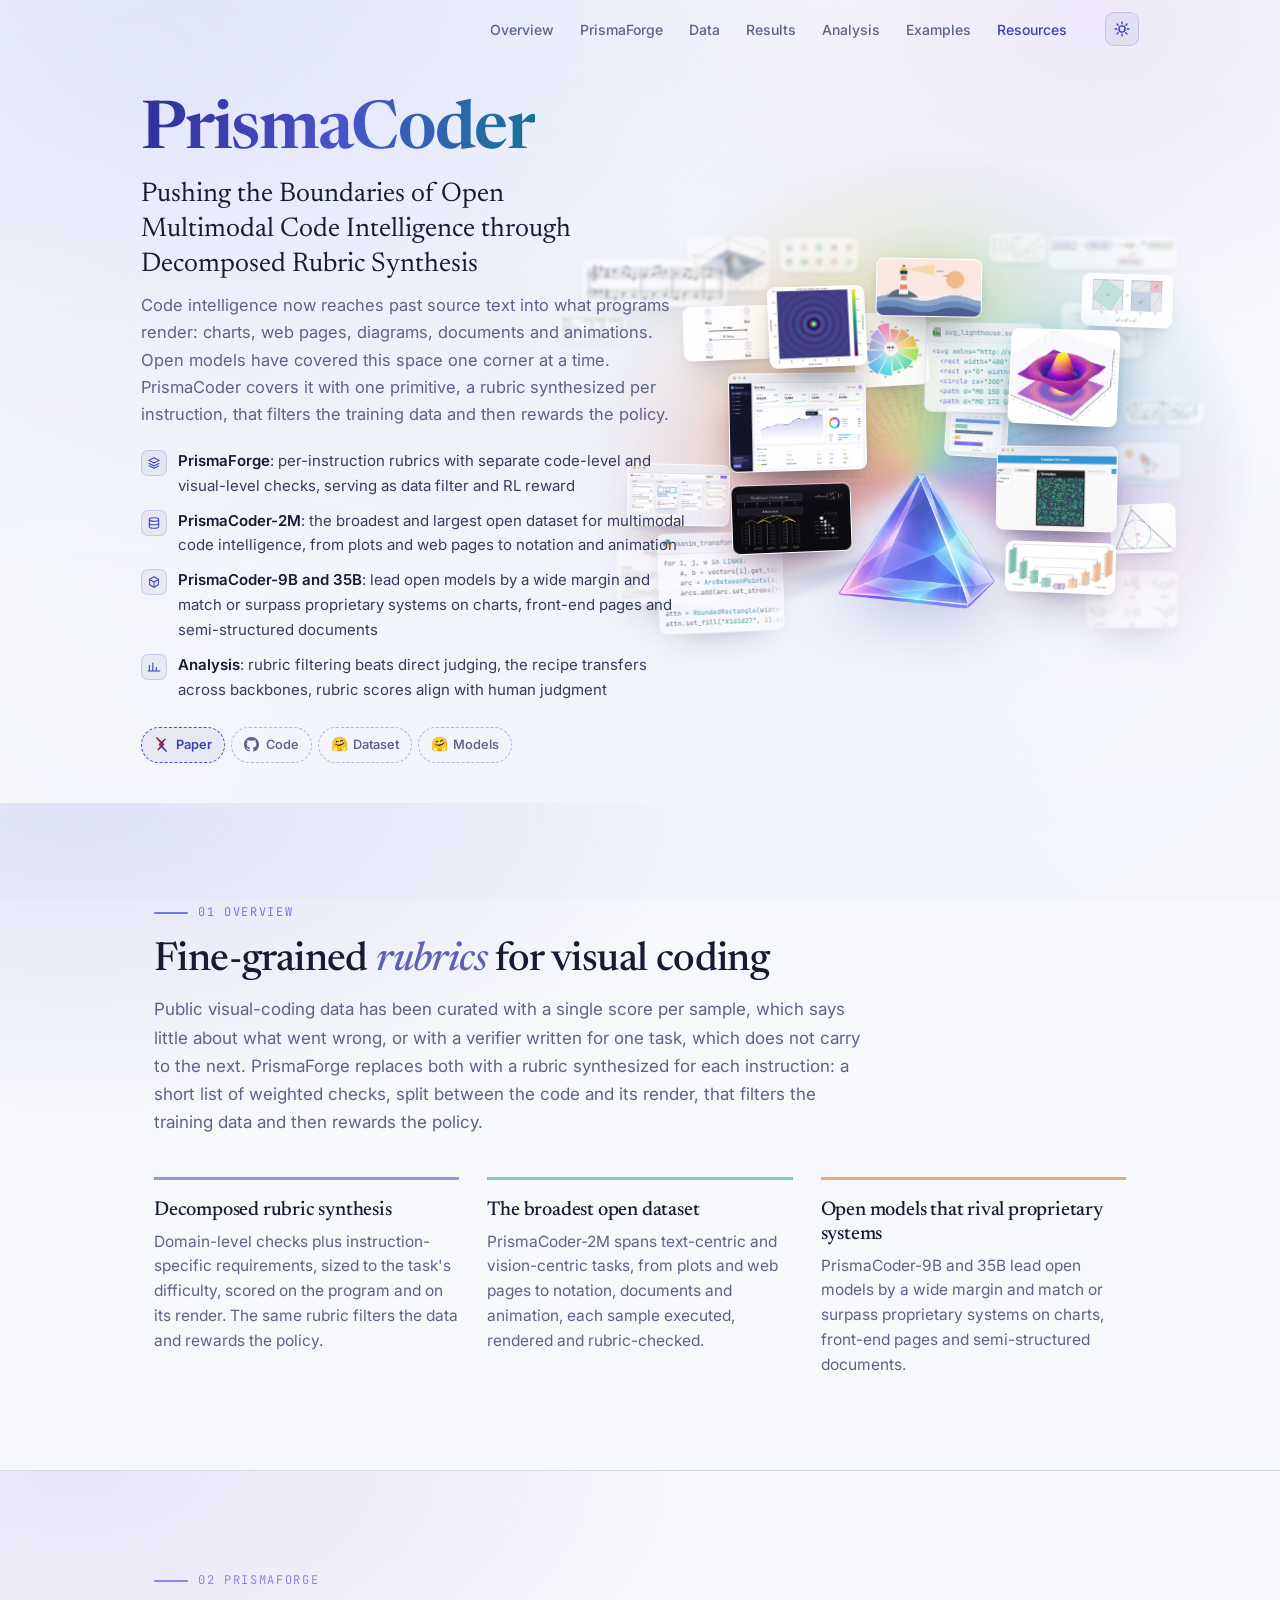
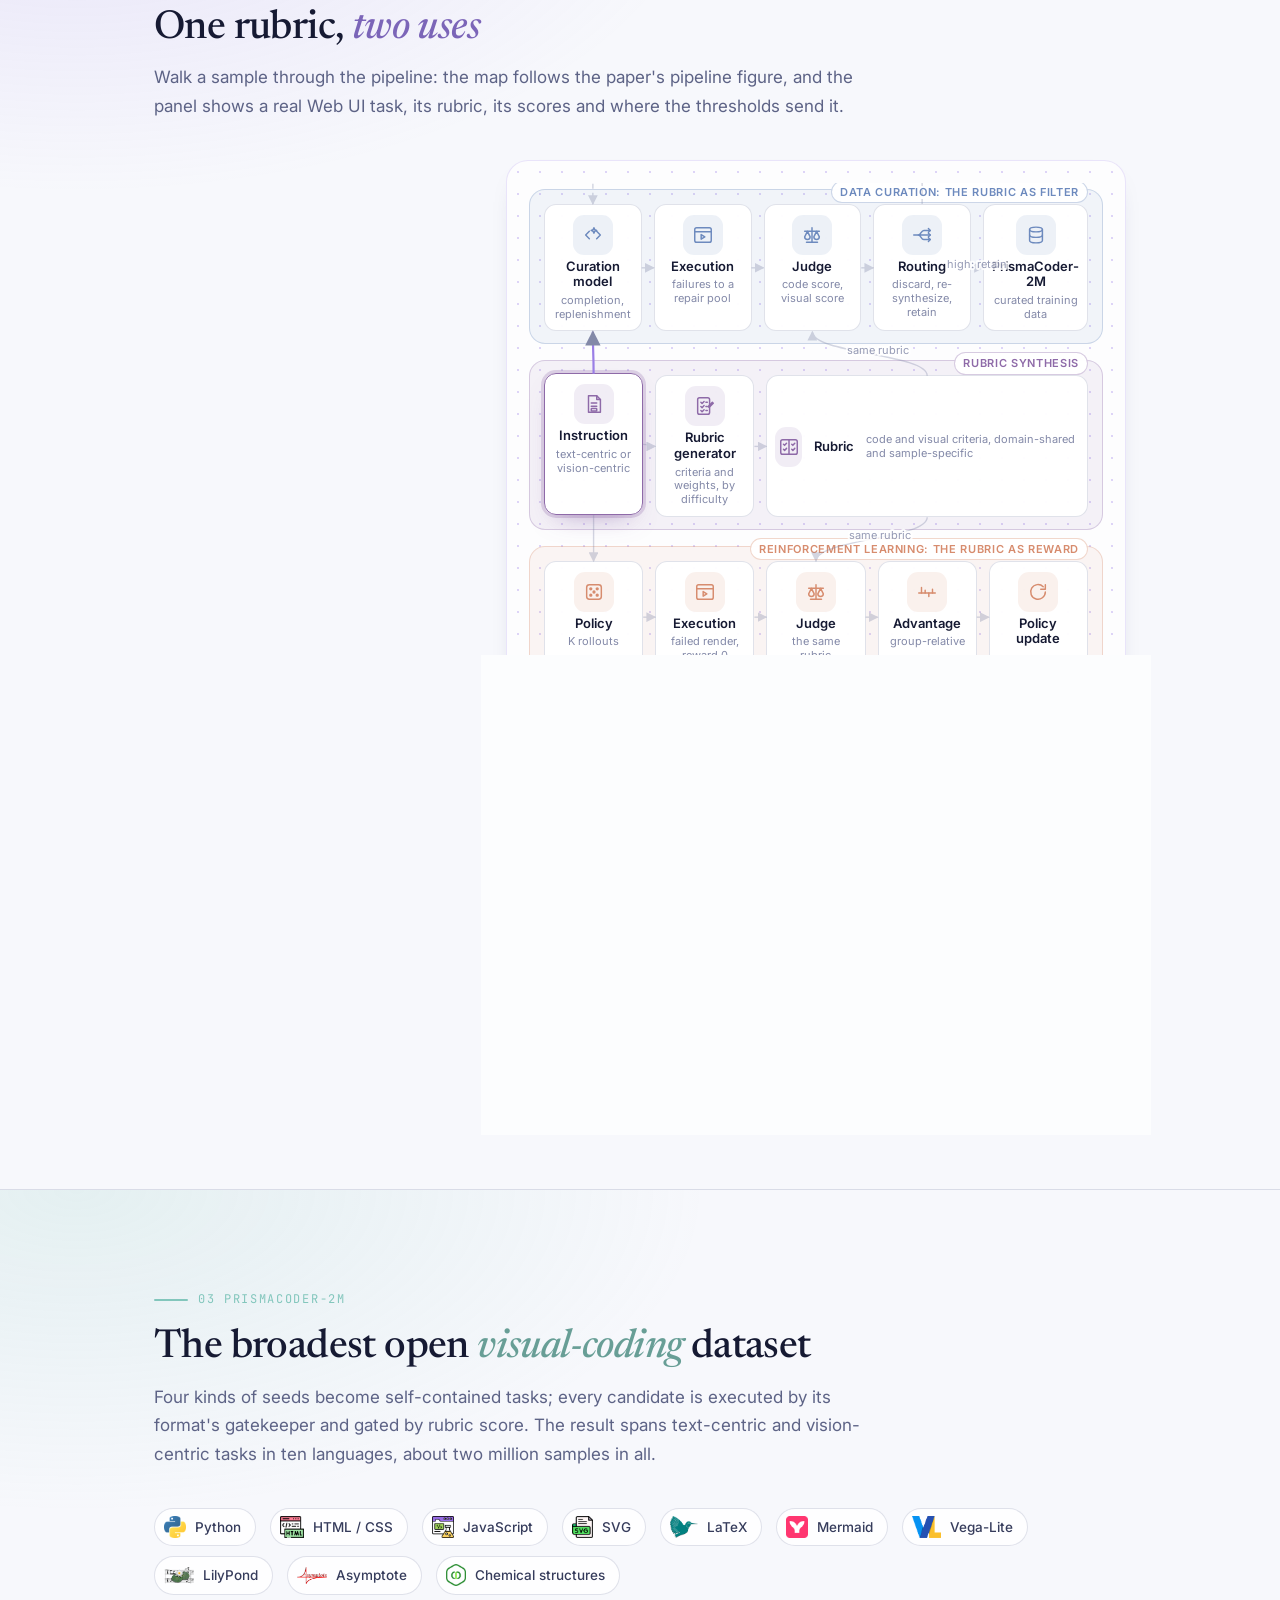
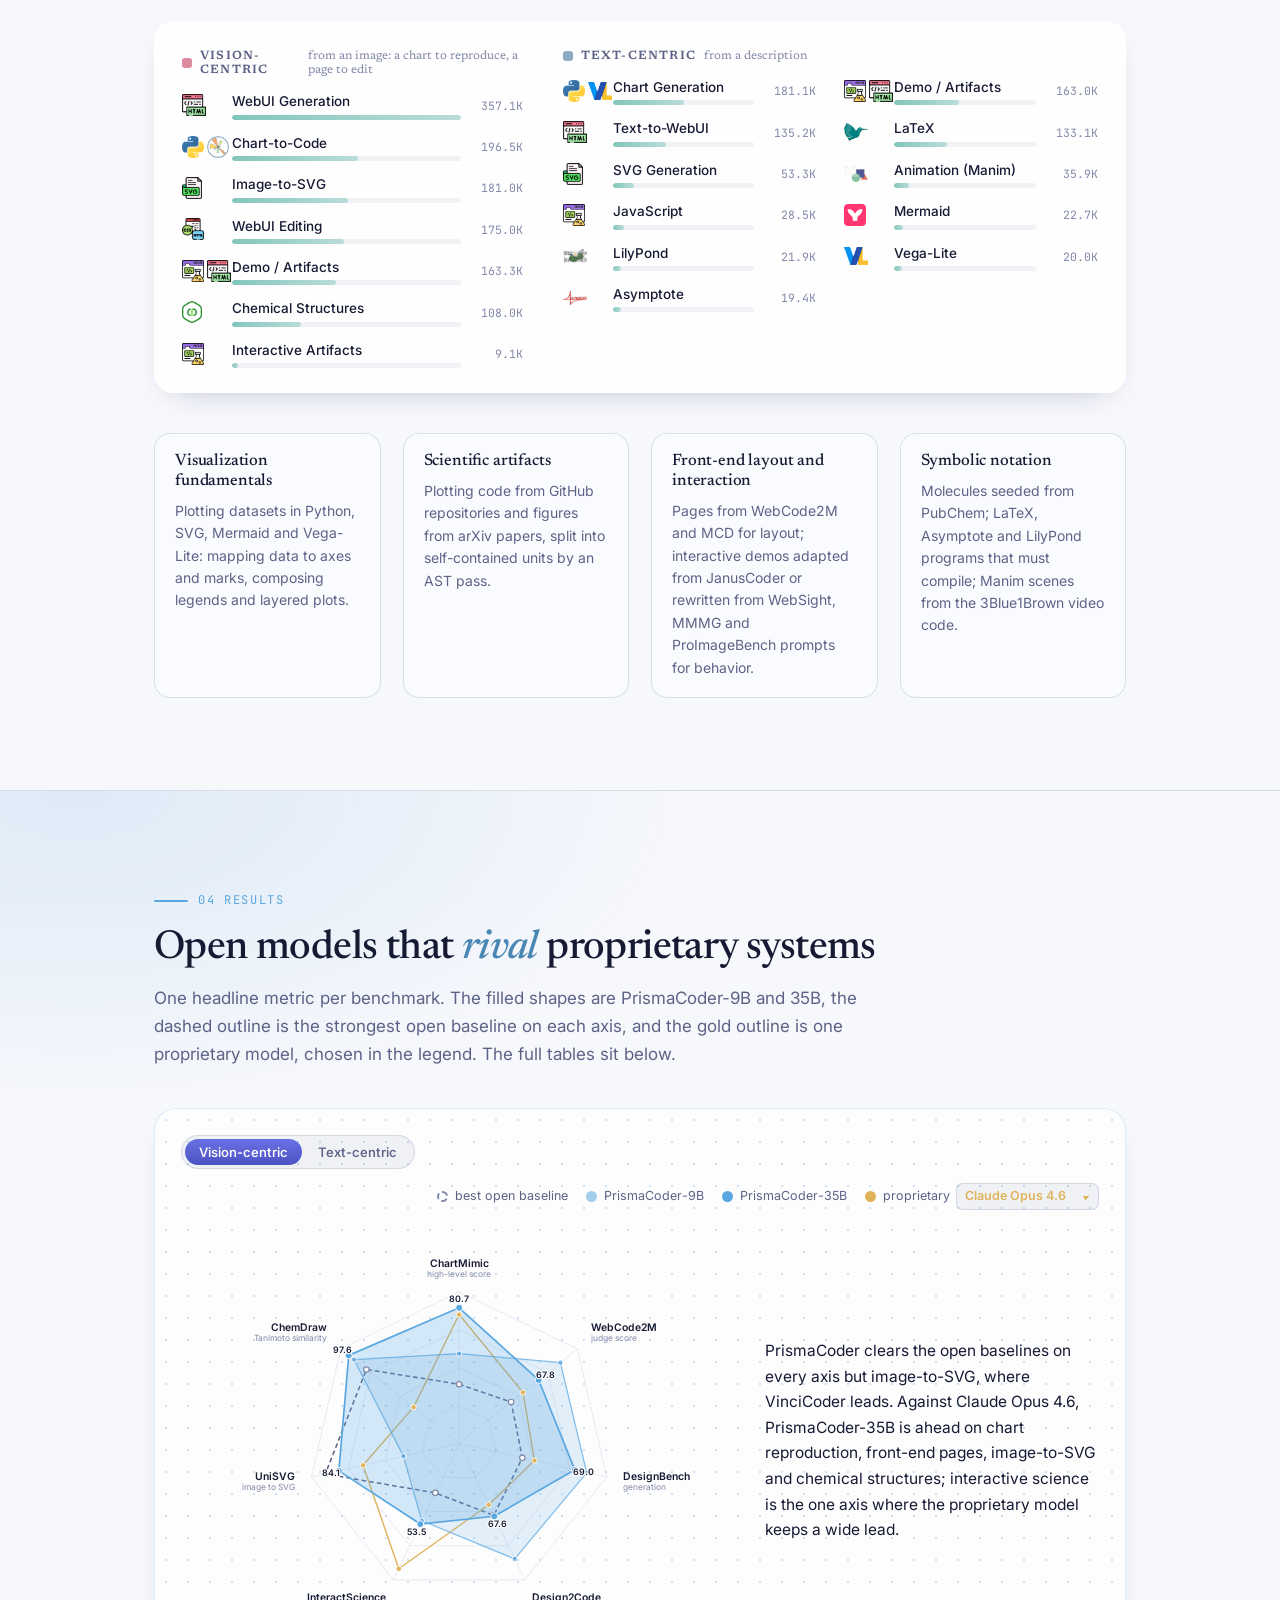
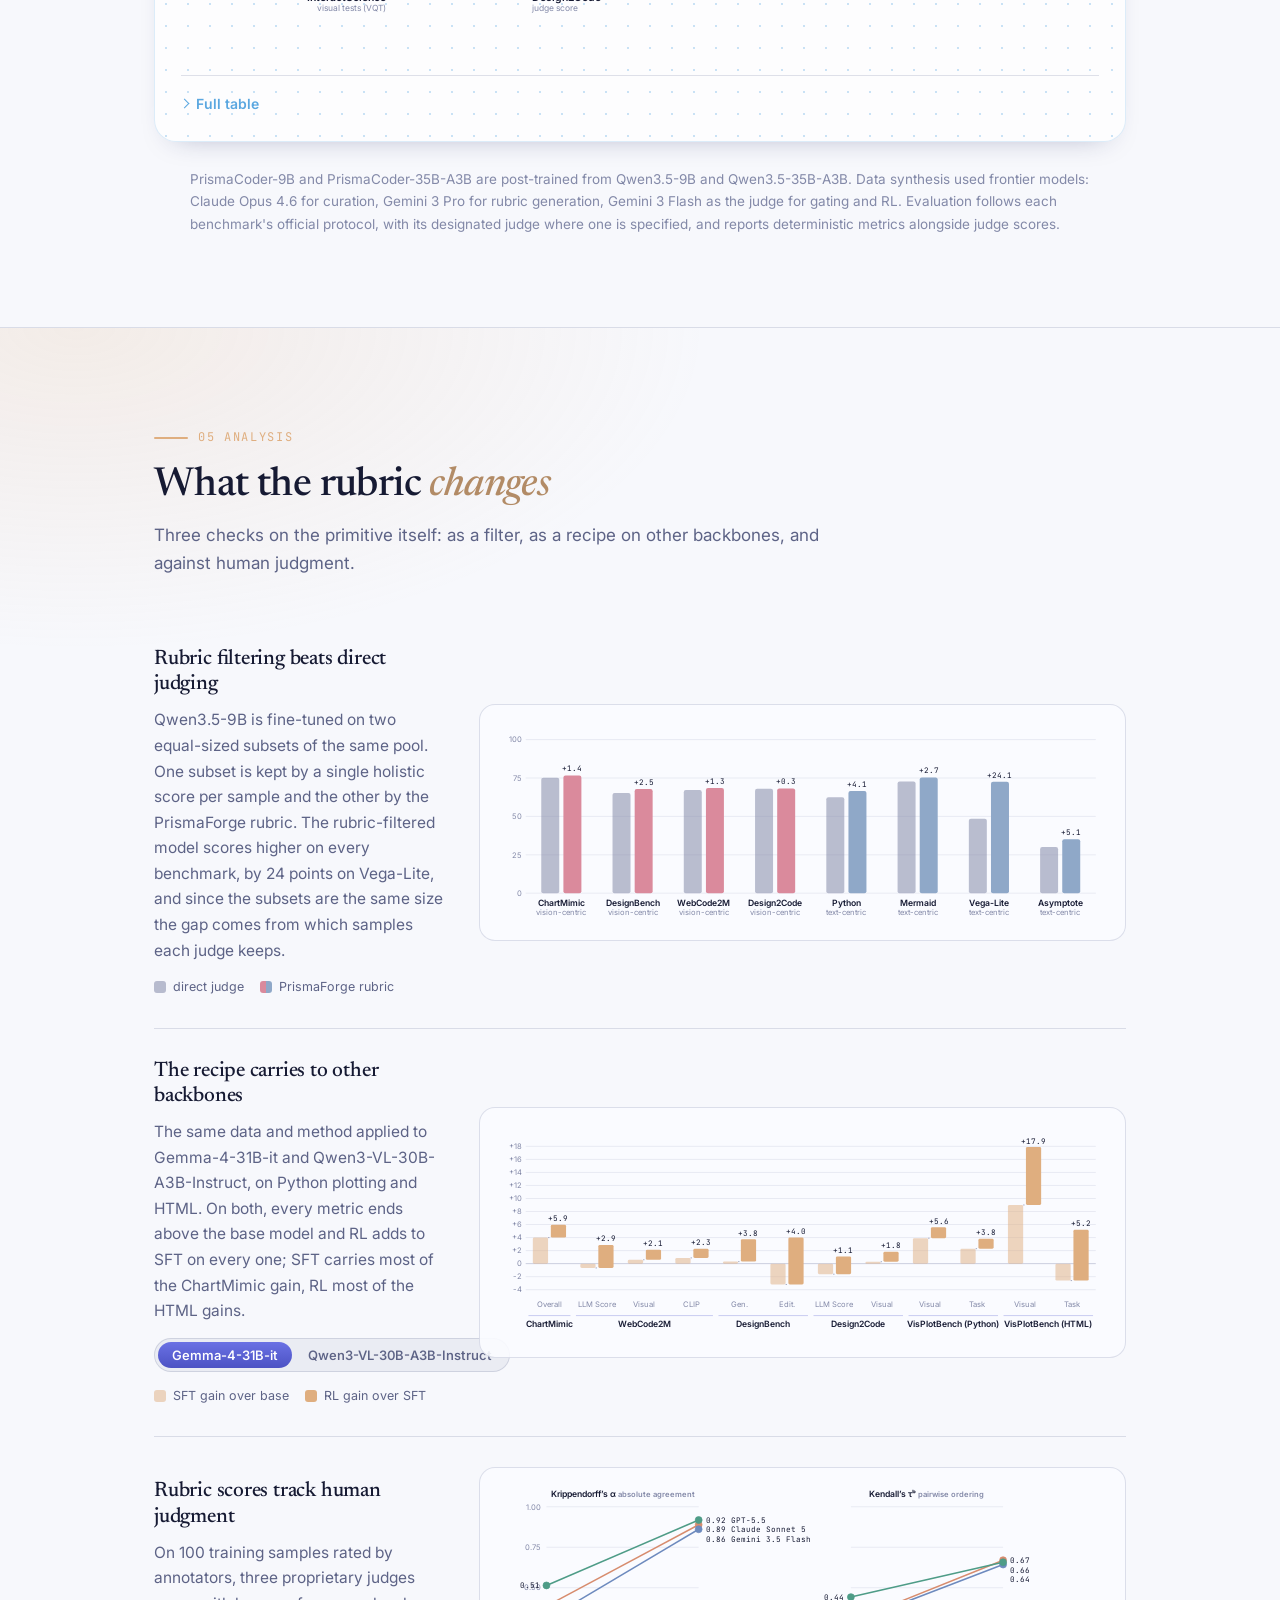
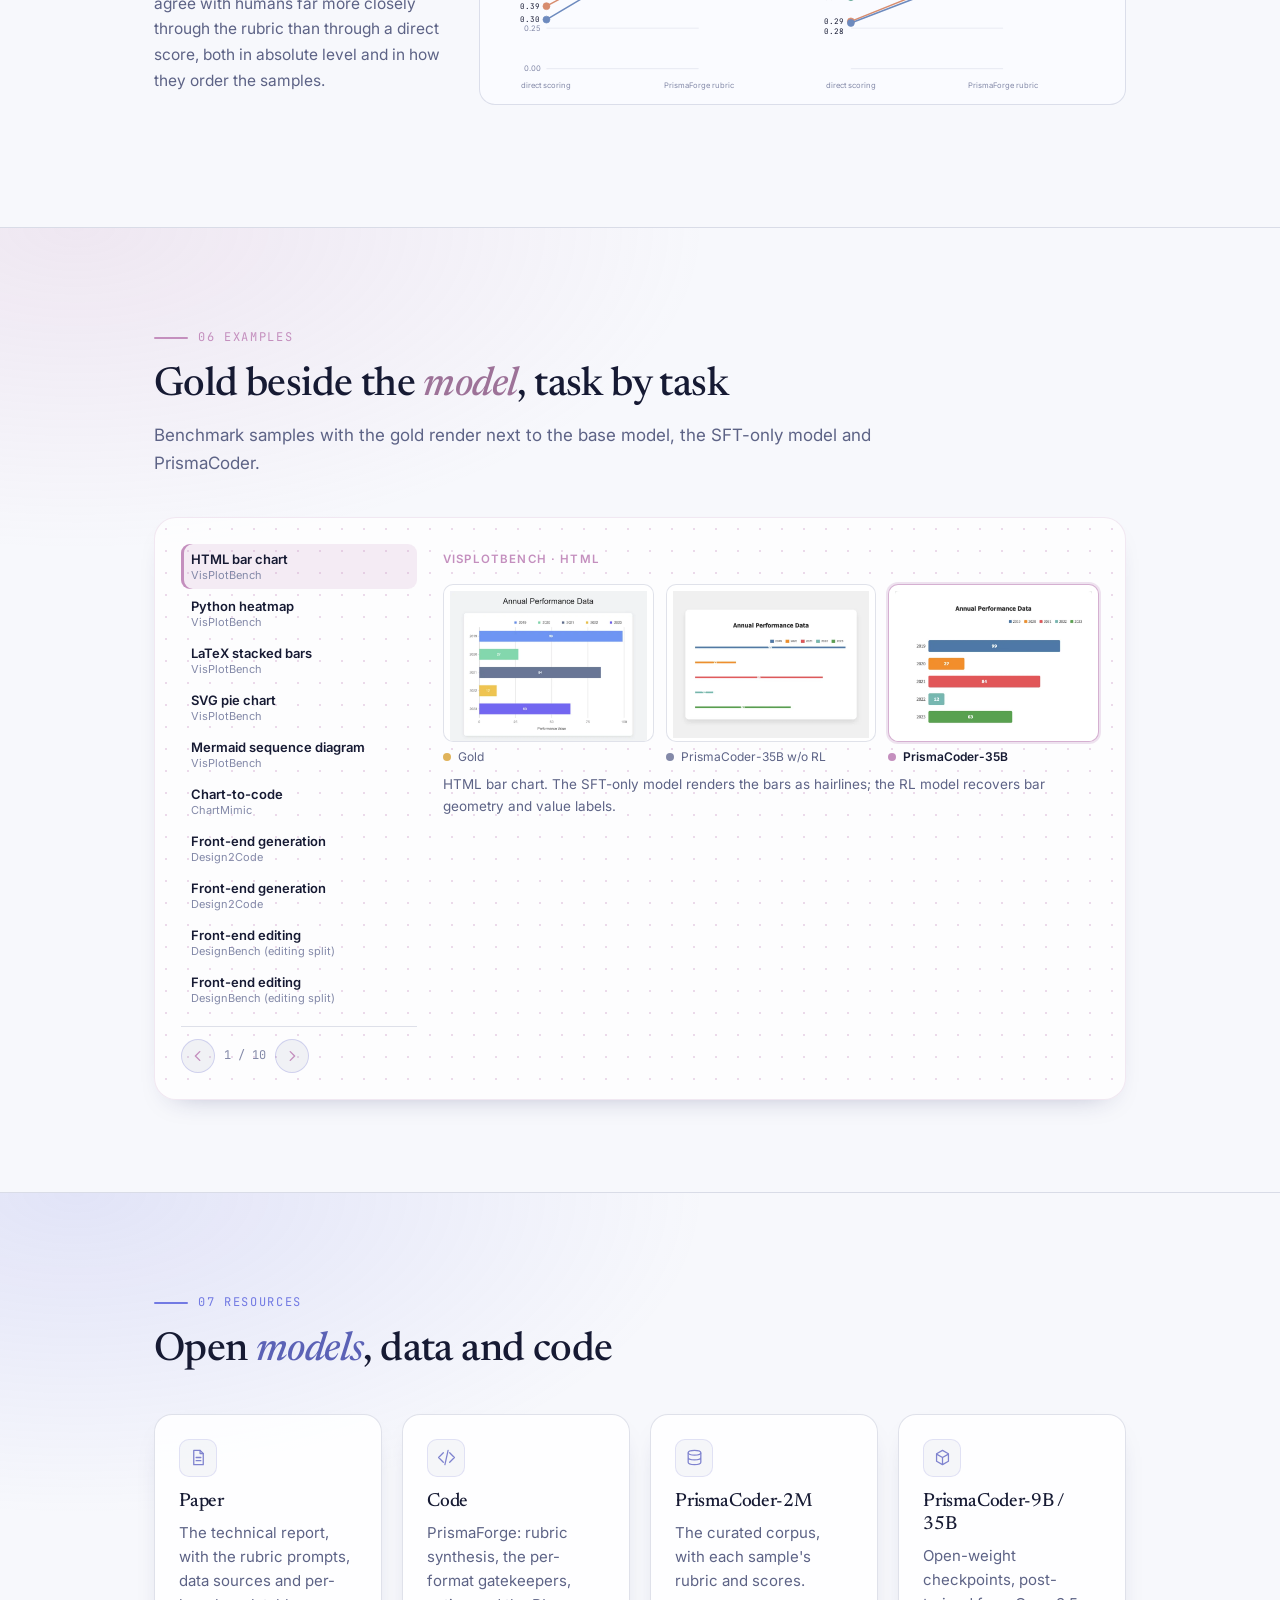
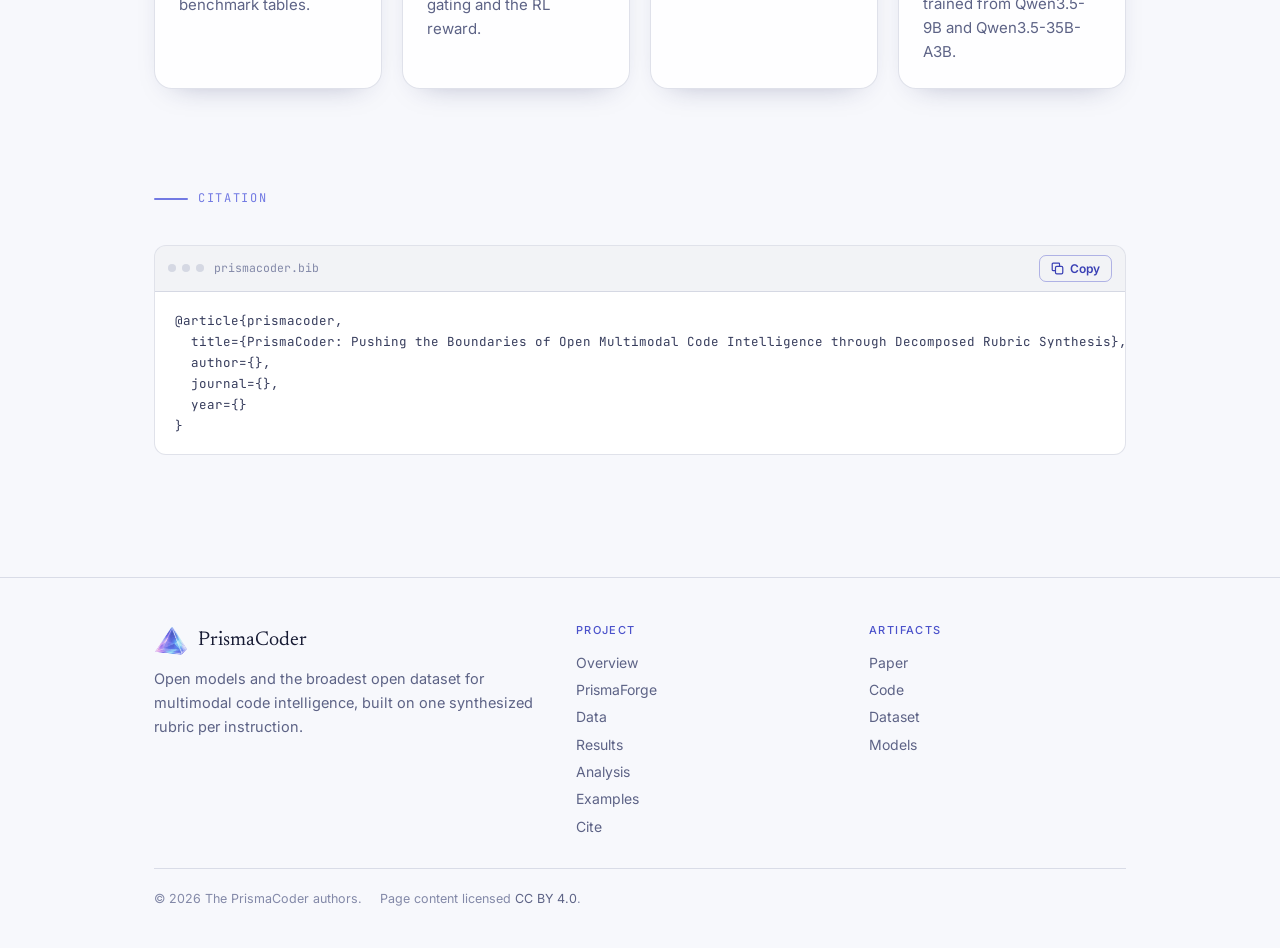
<file: index.html>
<!DOCTYPE html>
<html lang="en">

<head>
  <meta charset="utf-8">
  <meta name="viewport" content="width=device-width, initial-scale=1">
  <title>PrismaCoder: Pushing the Boundaries of Open Multimodal Code Intelligence through Decomposed Rubric Synthesis</title>
  <!-- TODO: a one-sentence page description here and in og:/twitter:description. -->
  <meta name="description"
    content="PrismaCoder: open models and the broadest open dataset for multimodal code intelligence, curated and trained with a rubric synthesized per instruction that serves as both data filter and RL reward.">
  <meta name="color-scheme" content="light dark">
  <meta name="theme-color" content="#02091a">

  <link rel="icon" href="public/favicon.ico" sizes="any">
  <link rel="icon" type="image/png" sizes="32x32" href="public/favicon-32.png">
  <link rel="icon" type="image/png" sizes="16x16" href="public/favicon-16.png">
  <link rel="apple-touch-icon" href="public/apple-touch-icon.png">

  <!-- Open Graph / Twitter.
       NOTE: absolute URLs are required by social scrapers. The page is served at
       https://qiushisun.github.io/PrismaCoder-Home/; update every absolute URL
       together if the host changes.
       TODO: add a 1200x630 card at public/social/og-image.png, then add og:image /
       twitter:image and switch twitter:card to summary_large_image. -->
  <meta property="og:type" content="website">
  <meta property="og:url" content="https://qiushisun.github.io/PrismaCoder-Home/">
  <meta property="og:site_name" content="PrismaCoder">
  <meta property="og:title" content="PrismaCoder: Pushing the Boundaries of Open Multimodal Code Intelligence through Decomposed Rubric Synthesis">
  <meta name="twitter:card" content="summary">
  <meta name="twitter:site" content="@qiushi_sun">
  <meta name="twitter:title" content="PrismaCoder: Pushing the Boundaries of Open Multimodal Code Intelligence through Decomposed Rubric Synthesis">

  <link rel="preconnect" href="https://fonts.googleapis.com">
  <link rel="preconnect" href="https://fonts.gstatic.com" crossorigin>
  <link rel="stylesheet"
    href="https://fonts.googleapis.com/css2?family=Inter:wght@400;500;600;700&family=Newsreader:ital,opsz,wght@0,6..72,400;0,6..72,500;0,6..72,600;1,6..72,400&family=JetBrains+Mono:wght@400;500&display=swap">
  <link rel="stylesheet" href="static/css/main.css">
  <!-- Reveal-on-scroll hides content until JS un-hides it, so only opt in when
       JS is running; and the theme must be set before first paint. Both happen
       here, before the body renders. -->
  <script>
    (function () {
      var d = document.documentElement;
      d.className += " js";
      var t;
      try { t = localStorage.getItem("prismacoder-theme"); } catch (e) { /* private mode */ }
      /* ?theme=light|dark overrides for a shared link or a screenshot */
      var q = /[?&]theme=(light|dark)/.exec(location.search);
      if (q) t = q[1];
      if (t !== "light" && t !== "dark") {
        t = window.matchMedia("(prefers-color-scheme: light)").matches ? "light" : "dark";
      }
      d.setAttribute("data-theme", t);
    })();
  </script>
</head>

<body>
  <a class="skip-link" href="#main">Skip to content</a>
  <div class="cosmos" aria-hidden="true"></div>
  <canvas id="starfield" aria-hidden="true"></canvas>

  <!-- ==================================================================== -->
  <!-- Navigation                                                            -->
  <!-- ==================================================================== -->
  <nav class="nav" id="nav">
    <div class="wrap">
      <a class="nav-brand" href="#top">
        <img src="public/favicon-512.png" alt="">
        <span>PrismaCoder</span>
      </a>
      <button class="icon-btn nav-toggle" id="navToggle" aria-expanded="false" aria-controls="navLinks" aria-label="Menu">
        <svg aria-hidden="true" width="17" height="17" viewBox="0 0 16 16" fill="none" stroke="currentColor" stroke-width="1.6">
          <path d="M2 4h12M2 8h12M2 12h12" stroke-linecap="round" />
        </svg>
      </button>
      <ul class="nav-links" id="navLinks">
        <!-- "More research" menu, hidden for now; restore by uncommenting.
        <li class="nav-more" id="navMore" data-open="false">
          <button type="button" aria-expanded="false" aria-haspopup="true">
            More research
            <svg viewBox="0 0 10 10" fill="none" stroke="currentColor" stroke-width="1.6" aria-hidden="true">
              <path d="M1.5 3.5 5 7l3.5-3.5" stroke-linecap="round" stroke-linejoin="round" />
            </svg>
          </button>
          <ul>
            <li><a href="https://qiushisun.github.io/OS-Sentinel-Home/" target="_blank" rel="noopener">
              <img src="public/logos/projects/os-sentinel.png" alt="">
              <span>OS-Sentinel <small>Mobile GUI Safety</small></span></a></li>
            <li><a href="https://qiushisun.github.io/ScienceBoard-Home/" target="_blank" rel="noopener">
              <img src="public/logos/projects/scienceboard.png" alt="">
              <span>ScienceBoard <small>CUA for Science</small></span></a></li>
            <li><a href="https://qiushisun.github.io/OS-Genesis-Home/" target="_blank" rel="noopener">
              <img src="public/logos/projects/os-genesis.png" alt="">
              <span>OS-Genesis <small>Annotation-Free Trajectory Synthesis</small></span></a></li>
            <li><a href="https://osatlas.github.io/" target="_blank" rel="noopener">
              <img src="public/logos/projects/os-atlas.png" alt="">
              <span>OS-Atlas <small>GUI Action Foundation Model</small></span></a></li>
            <li><a href="https://njucckevin.github.io/openmobile/" target="_blank" rel="noopener">
              <img src="public/logos/projects/openmobile.png" alt="">
              <span>OpenMobile <small>Open Mobile Agents</small></span></a></li>
            <li><a href="https://aclanthology.org/2024.acl-long.505" target="_blank" rel="noopener">
              <img src="public/logos/projects/seeclick.png" alt="">
              <span>SeeClick <small>GUI Grounding</small></span></a></li>
          </ul>
        </li>
        -->
        <!-- Section links double as the scroll-spy list (main.js reads them). -->
        <li><a href="#overview">Overview</a></li>
        <li><a href="#pipeline">PrismaForge</a></li>
        <li><a href="#data">Data</a></li>
        <li><a href="#results">Results</a></li>
        <li><a href="#analysis">Analysis</a></li>
        <li><a href="#examples">Examples</a></li>
        <li><a href="#resources">Resources</a></li>
      </ul>
      <div class="nav-tools">
        <button class="icon-btn" id="themeToggle" type="button" aria-label="Switch to light theme">
          <svg class="i-moon" viewBox="0 0 16 16" fill="none" stroke="currentColor" stroke-width="1.4"
            aria-hidden="true">
            <path d="M14 9.3A6 6 0 0 1 6.7 2a6.2 6.2 0 1 0 7.3 7.3Z" stroke-linejoin="round" />
          </svg>
          <svg class="i-sun" viewBox="0 0 16 16" fill="none" stroke="currentColor" stroke-width="1.4"
            aria-hidden="true">
            <circle cx="8" cy="8" r="3.1" />
            <path d="M8 1v1.7M8 13.3V15M1 8h1.7M13.3 8H15M3 3l1.2 1.2M11.8 11.8 13 13M13 3l-1.2 1.2M4.2 11.8 3 13"
              stroke-linecap="round" />
          </svg>
        </button>
        <!-- TODO: GitHub button once the code repository is public.
        <a class="icon-btn" href="https://github.com/…" target="_blank" rel="noopener" aria-label="GitHub">
          <svg viewBox="0 0 16 16" fill="currentColor" aria-hidden="true"><path d="…GitHub mark, see the Code button below…" /></svg>
        </a> -->
      </div>
    </div>
  </nav>

  <!-- ==================================================================== -->
  <!-- Hero — split layout: content left, key art right                      -->
  <!-- ==================================================================== -->
  <header class="hero" id="top">
    <div class="wrap wrap-wide hero-split">
      <div class="hero-content">
        <h1><span class="grad-text">PrismaCoder</span></h1>
        <p class="tagline">Pushing the Boundaries of Open Multimodal Code Intelligence
          through Decomposed Rubric Synthesis</p>

        <p class="lede">Code intelligence now reaches past source text into what programs render: charts,
          web pages, diagrams, documents and animations. Open models have covered this space one corner at
          a time. PrismaCoder covers it with one primitive, a rubric synthesized per instruction, that
          filters the training data and then rewards the policy.</p>

        <ul class="bullets">
          <li>
            <span class="b-ico" aria-hidden="true">
              <svg aria-hidden="true" viewBox="0 0 24 24" fill="none" stroke="currentColor" stroke-width="1.8">
                <path d="M12 3 21 7.5 12 12 3 7.5 12 3Z" stroke-linejoin="round" />
                <path d="M3 12.5 12 17l9-4.5M3 16.5 12 21l9-4.5" stroke-linejoin="round" />
              </svg>
            </span>
            <span><b>PrismaForge</b>: per-instruction rubrics with separate code-level and visual-level
              checks, serving as data filter and RL reward</span>
          </li>
          <li>
            <span class="b-ico" aria-hidden="true">
              <svg aria-hidden="true" viewBox="0 0 24 24" fill="none" stroke="currentColor" stroke-width="1.8">
                <ellipse cx="12" cy="6" rx="8" ry="3" />
                <path d="M4 6v6c0 1.66 3.58 3 8 3s8-1.34 8-3V6M4 12v6c0 1.66 3.58 3 8 3s8-1.34 8-3v-6" />
              </svg>
            </span>
            <span><b>PrismaCoder-2M</b>: the broadest and largest open dataset for multimodal code
              intelligence, from plots and web pages to notation and animation</span>
          </li>
          <li>
            <span class="b-ico" aria-hidden="true">
              <svg aria-hidden="true" viewBox="0 0 24 24" fill="none" stroke="currentColor" stroke-width="1.8">
                <path d="M12 3l7.5 4.2v9.6L12 21l-7.5-4.2V7.2L12 3Z" stroke-linejoin="round" />
                <path d="M12 12v9M12 12 4.5 7.8M12 12l7.5-4.2" stroke-linejoin="round" />
              </svg>
            </span>
            <span><b>PrismaCoder-9B and 35B</b>: lead open models by a wide margin and match or surpass
              proprietary systems on charts, front-end pages and semi-structured documents</span>
          </li>
          <li>
            <span class="b-ico" aria-hidden="true">
              <svg aria-hidden="true" viewBox="0 0 24 24" fill="none" stroke="currentColor" stroke-width="1.8">
                <path d="M4 19V9M10 19V5M16 19v-6M22 19H2" stroke-linecap="round" />
              </svg>
            </span>
            <span><b>Analysis</b>: rubric filtering beats direct judging, the recipe transfers across
              backbones, rubric scores align with human judgment</span>
          </li>
        </ul>

        <!-- Release links. Each is parked (class "pending", no href) until its
             artifact is public: then drop "pending" and add the href. -->
        <div class="links">
          <a class="btn btn-primary pending" data-link="paper">
            <!-- arXiv logomark -->
            <svg viewBox="0 0 17.732 24.269" aria-hidden="true">
              <g transform="translate(-566.984 -271.548)">
                <path d="M573.549,280.916l2.266,2.738,6.674-7.84c.353-.47.52-.717.353-1.117a1.218,1.218,0,0,0-1.061-.748h0a.953.953,0,0,0-.712.262Z" fill="currentColor"/>
                <path d="M579.525,282.225l-10.606-10.174a1.413,1.413,0,0,0-.834-.5,1.09,1.09,0,0,0-1.027.66c-.167.4-.047.681.319,1.206l8.44,10.242h0l-6.282,7.716a1.336,1.336,0,0,0-.323,1.3,1.114,1.114,0,0,0,1.04.69A.992.992,0,0,0,571,293l8.519-7.92A1.924,1.924,0,0,0,579.525,282.225Z" fill="#b31b1b"/>
                <path d="M584.32,293.912l-8.525-10.275,0,0L573.53,280.9l-1.389,1.254a2.063,2.063,0,0,0,0,2.965l10.812,10.419a.925.925,0,0,0,.742.282,1.039,1.039,0,0,0,.953-.667A1.261,1.261,0,0,0,584.32,293.912Z" fill="currentColor"/>
              </g>
            </svg>
            Paper
          </a>
          <a class="btn pending" data-link="code">
            <svg viewBox="0 0 16 16" fill="currentColor" aria-hidden="true">
              <path d="M8 0C3.58 0 0 3.58 0 8a8 8 0 0 0 5.47 7.59c.4.07.55-.17.55-.38 0-.19-.01-.82-.01-1.49-2.01.37-2.53-.49-2.69-.94-.09-.23-.48-.94-.82-1.13-.28-.15-.68-.52-.01-.53.63-.01 1.08.58 1.23.82.72 1.21 1.87.87 2.33.66.07-.52.28-.87.51-1.07-1.78-.2-3.64-.89-3.64-3.95 0-.87.31-1.59.82-2.15-.08-.2-.36-1.02.08-2.12 0 0 .67-.21 2.2.82a7.4 7.4 0 0 1 2-.27c.68 0 1.36.09 2 .27 1.53-1.04 2.2-.82 2.2-.82.44 1.1.16 1.92.08 2.12.51.56.82 1.27.82 2.15 0 3.07-1.87 3.75-3.65 3.95.29.25.54.73.54 1.48 0 1.07-.01 1.93-.01 2.2 0 .21.15.46.55.38A8.01 8.01 0 0 0 16 8c0-4.42-3.58-8-8-8Z" />
            </svg>
            Code
          </a>
          <a class="btn pending" data-link="dataset">
            <span class="ic" aria-hidden="true">🤗</span>
            Dataset
          </a>
          <a class="btn pending" data-link="models">
            <span class="ic" aria-hidden="true">🤗</span>
            Models
          </a>
        </div>
      </div>

      <!-- cover:start (generated by tools/build_cover.py; edit the script, not this block) -->
      <figure class="hero-art cover">
        <div class="cover-scene" style="left:-46.667%;top:-5.556%;width:150.000%;aspect-ratio:900 / 600">
          <div class="cover-burst" style="left:3.333%;top:-24.592%;width:115.556%;--fan:conic-gradient(from -130.0deg, #D98C8C00 0deg, #D98C8C 26.0deg, #DD9587 40.9deg, #E0A084 55.7deg, #DFAE7F 70.6deg, #DDB57E 85.4deg, #D6C27C 100.3deg, #CBC97D 115.1deg, #B9CB82 130.0deg, #A3CB8E 144.9deg, #8FC9A4 159.7deg, #82C6BC 174.6deg, #82BFD1 189.4deg, #86B3D9 204.3deg, #9A96D6 219.1deg, #C48FBE 234.0deg, #C48FBE00 260.0deg)" aria-hidden="true"></div>
          <svg class="cover-lines" viewBox="0 0 900 600" aria-hidden="true">
            <defs>
              <radialGradient id="coverFade" gradientUnits="userSpaceOnUse" cx="550.0" cy="372.4" r="300">
                <stop offset="0.16" stop-color="#000"/><stop offset="0.34" stop-color="#fff"/>
                <stop offset="0.7" stop-color="#fff"/><stop offset="0.9" stop-color="#000"/>
              </radialGradient>
              <mask id="coverMask"><rect x="-60" y="-60" width="1020" height="720" fill="url(#coverFade)"/></mask>
              <filter id="coverSoft" x="-50%" y="-100%" width="200%" height="300%"><feGaussianBlur stdDeviation="4"/></filter>
            </defs>
            <g class="cover-beams" filter="url(#coverSoft)"><linearGradient id="beam0" gradientUnits="userSpaceOnUse" x1="310" y1="550.0" x2="476" y2="496"><stop class="far" offset="0"/><stop class="near" offset="1"/></linearGradient><polygon fill="url(#beam0)" points="310,530 476,490 476,502 310,570"/><linearGradient id="beam1" gradientUnits="userSpaceOnUse" x1="790" y1="550.0" x2="624" y2="496"><stop class="far" offset="0"/><stop class="near" offset="1"/></linearGradient><polygon fill="url(#beam1)" points="790,530 624,490 624,502 790,570"/></g>
            <g class="cover-code" mask="url(#coverMask)">
            <text x="500.3" y="377.7" transform="rotate(354.00 500.3 377.7)" text-anchor="end" style="--ink:#93666d;--glow:#df9c95">&lt;section id=&quot;hero&quot;&gt;  requestAnimationFra</text>
            <text x="500.0" y="372.0" transform="rotate(0.50 500.0 372.0)" text-anchor="end" style="--ink:#94696c;--glow:#e0a093">requestAnimationFrame  ax.imshow(Z)  sel</text>
            <text x="500.4" y="366.4" transform="rotate(7.00 500.4 366.4)" text-anchor="end" style="--ink:#956c6b;--glow:#e1a492">ax.imshow(Z)  self.play(Create)  &lt;path d</text>
            <text x="501.4" y="360.8" transform="rotate(13.50 501.4 360.8)" text-anchor="end" style="--ink:#966e6a;--glow:#e3a890">self.play(Create)  &lt;path d=&quot;M0 0 L9 9&quot;/&gt;</text>
            <text x="503.0" y="355.3" transform="rotate(20.00 503.0 355.3)" text-anchor="end" style="--ink:#96726a;--glow:#e3ad8f">&lt;path d=&quot;M0 0 L9 9&quot;/&gt;  \begin{tikzpictur</text>
            <text x="505.3" y="350.1" transform="rotate(26.50 505.3 350.1)" text-anchor="end" style="--ink:#957668;--glow:#e2b28d">\begin{tikzpicture}  \relative c&#x27; { g4 a</text>
            <text x="508.1" y="345.2" transform="rotate(33.00 508.1 345.2)" text-anchor="end" style="--ink:#957967;--glow:#e2b78c">\relative c&#x27; { g4 a }  CC(C)Cc1ccc(cc1) </text>
            <text x="511.4" y="340.6" transform="rotate(39.50 511.4 340.6)" text-anchor="end" style="--ink:#957b66;--glow:#e1ba8b">CC(C)Cc1ccc(cc1)  df.plot(ax=ax)  &quot;mark&quot;</text>
            <text x="515.3" y="336.5" transform="rotate(46.00 515.3 336.5)" text-anchor="end" style="--ink:#947d66;--glow:#e0bd8b">df.plot(ax=ax)  &quot;mark&quot;: &quot;circle&quot;  &lt;secti</text>
            <text x="519.6" y="332.8" transform="rotate(52.50 519.6 332.8)" text-anchor="end" style="--ink:#928066;--glow:#dec28a">&quot;mark&quot;: &quot;circle&quot;  &lt;section id=&quot;hero&quot;&gt;  r</text>
            <text x="524.2" y="329.6" transform="rotate(59.00 524.2 329.6)" text-anchor="end" style="--ink:#908465;--glow:#dbc789">&lt;section id=&quot;hero&quot;&gt;  requestAnimationFra</text>
            <text x="529.3" y="327.0" transform="rotate(65.50 529.3 327.0)" text-anchor="end" style="--ink:#8d8665;--glow:#d6ca89">requestAnimationFrame  ax.imshow(Z)  sel</text>
            <text x="534.5" y="324.9" transform="rotate(72.00 534.5 324.9)" text-anchor="end" style="--ink:#8a8966;--glow:#d2ce8a">ax.imshow(Z)  self.play(Create)  &lt;path d</text>
            <text x="540.0" y="323.5" transform="rotate(78.50 540.0 323.5)" text-anchor="end" style="--ink:#868966;--glow:#cdce8b">self.play(Create)  &lt;path d=&quot;M0 0 L9 9&quot;/&gt;</text>
            <text x="545.6" y="322.6" transform="rotate(85.00 545.6 322.6)" text-anchor="end" style="--ink:#818a68;--glow:#c5cf8d">&lt;path d=&quot;M0 0 L9 9&quot;/&gt;  \begin{tikzpictur</text>
            <text x="551.3" y="322.5" transform="rotate(-88.50 551.3 322.5)" text-anchor="start" style="--ink:#7c8a6a;--glow:#bed08f">\begin{tikzpicture}  \relative c&#x27; { g4 a</text>
            <text x="557.0" y="322.9" transform="rotate(-82.00 557.0 322.9)" text-anchor="start" style="--ink:#768a6d;--glow:#b5d094">\relative c&#x27; { g4 a }  CC(C)Cc1ccc(cc1) </text>
            <text x="562.5" y="324.0" transform="rotate(-75.50 562.5 324.0)" text-anchor="start" style="--ink:#718a70;--glow:#add099">CC(C)Cc1ccc(cc1)  df.plot(ax=ax)  &quot;mark&quot;</text>
            <text x="567.9" y="325.8" transform="rotate(-69.00 567.9 325.8)" text-anchor="start" style="--ink:#6b8a76;--glow:#a5cfa1">df.plot(ax=ax)  &quot;mark&quot;: &quot;circle&quot;  &lt;secti</text>
            <text x="573.1" y="328.1" transform="rotate(-62.50 573.1 328.1)" text-anchor="start" style="--ink:#66897c;--glow:#9dceaa">&quot;mark&quot;: &quot;circle&quot;  &lt;section id=&quot;hero&quot;&gt;  r</text>
            <text x="578.0" y="331.0" transform="rotate(-56.00 578.0 331.0)" text-anchor="start" style="--ink:#618982;--glow:#97ceb3">&lt;section id=&quot;hero&quot;&gt;  requestAnimationFra</text>
            <text x="582.5" y="334.4" transform="rotate(-49.50 582.5 334.4)" text-anchor="start" style="--ink:#5e8889;--glow:#92cdbc">requestAnimationFrame  ax.imshow(Z)  sel</text>
            <text x="586.6" y="338.3" transform="rotate(-43.00 586.6 338.3)" text-anchor="start" style="--ink:#5c878f;--glow:#8ecbc5">ax.imshow(Z)  self.play(Create)  &lt;path d</text>
            <text x="590.2" y="342.7" transform="rotate(-36.50 590.2 342.7)" text-anchor="start" style="--ink:#5c8595;--glow:#8ec8ce">self.play(Create)  &lt;path d=&quot;M0 0 L9 9&quot;/&gt;</text>
            <text x="593.3" y="347.4" transform="rotate(-30.00 593.3 347.4)" text-anchor="start" style="--ink:#5c839a;--glow:#8ec5d6">&lt;path d=&quot;M0 0 L9 9&quot;/&gt;  \begin{tikzpictur</text>
            <text x="595.9" y="352.5" transform="rotate(-23.50 595.9 352.5)" text-anchor="start" style="--ink:#5d7f9c;--glow:#90c0d9">\begin{tikzpicture}  \relative c&#x27; { g4 a</text>
            <text x="597.8" y="357.8" transform="rotate(-17.00 597.8 357.8)" text-anchor="start" style="--ink:#5e7c9e;--glow:#92bcdc">\relative c&#x27; { g4 a }  CC(C)Cc1ccc(cc1) </text>
            <text x="599.2" y="363.3" transform="rotate(-10.50 599.2 363.3)" text-anchor="start" style="--ink:#62759e;--glow:#98b2dc">CC(C)Cc1ccc(cc1)  df.plot(ax=ax)  &quot;mark&quot;</text>
            <text x="599.9" y="369.0" transform="rotate(-4.00 599.9 369.0)" text-anchor="start" style="--ink:#686d9e;--glow:#a0a6db">df.plot(ax=ax)  &quot;mark&quot;: &quot;circle&quot;  &lt;secti</text>
            <text x="600.0" y="374.6" transform="rotate(2.50 600.0 374.6)" text-anchor="start" style="--ink:#70689a;--glow:#ac9fd6">&quot;mark&quot;: &quot;circle&quot;  &lt;section id=&quot;hero&quot;&gt;  r</text>
            </g>
          </svg>
          <div class="scene-layer layer-back" aria-hidden="true">
            <div class="scene-item" style="left:94.000%;top:53.000%;width:10.667%;--fx:-38.22;--fy:2.72;--i:12;--band:#969cd7"><div class="scene-tilt" style="--ry:0deg;--rx:0deg;--rz:0deg"><div class="scene-card"><img src="public/cover/rocket.webp" alt="" width="202" height="126" decoding="async"></div></div></div>
            <div class="scene-item" style="left:88.889%;top:85.333%;width:15.556%;--fx:-35.56;--fy:-20.21;--i:13;--band:#c48fbe"><div class="scene-tilt" style="--ry:0deg;--rx:0deg;--rz:0deg"><div class="scene-card"><img src="public/cover/chem.webp" alt="" width="294" height="178" decoding="async"></div></div></div>
            <div class="scene-item" style="left:84.667%;top:17.667%;width:13.778%;--fx:-30.44;--fy:25.00;--i:15;--band:#82c3c5"><div class="scene-tilt" style="--ry:0deg;--rx:0deg;--rz:0deg"><div class="scene-card"><img src="public/cover/mathfig.webp" alt="" width="260" height="174" decoding="async"></div></div></div>
            <div class="scene-item" style="left:95.333%;top:42.000%;width:13.333%;--fx:-40.89;--fy:11.43;--i:16;--band:#86b3d9"><div class="scene-tilt" style="--ry:0deg;--rx:0deg;--rz:0deg"><div class="scene-card"><img src="public/cover/bubbles.webp" alt="" width="252" height="74" decoding="async"></div></div></div>
            <div class="scene-item" style="left:37.333%;top:1.333%;width:13.111%;--fx:17.22;--fy:37.69;--i:18;--band:#d2c47c"><div class="scene-tilt" style="--ry:0deg;--rx:0deg;--rz:0deg"><div class="scene-card"><img src="public/cover/icons.webp" alt="" width="248" height="106" decoding="async"></div></div></div>
            <div class="scene-item" style="left:10.000%;top:78.333%;width:16.667%;--fx:42.78;--fy:-15.89;--i:19;--band:#d98c8c"><div class="scene-tilt" style="--ry:0deg;--rx:0deg;--rz:0deg"><div class="scene-card"><img src="public/cover/latex.webp" alt="" width="315" height="191" decoding="async"></div></div></div>
            <div class="scene-item" style="left:72.444%;top:0.000%;width:9.556%;--fx:-16.11;--fy:39.01;--i:20;--band:#99ca99"><div class="scene-tilt" style="--ry:0deg;--rx:0deg;--rz:0deg"><div class="scene-card"><img src="public/cover/lines.webp" alt="" width="181" height="90" decoding="async"></div></div></div>
            <div class="scene-item" style="left:82.444%;top:1.000%;width:21.778%;--fx:-32.22;--fy:38.15;--i:22;--band:#86c7b5"><div class="scene-tilt" style="--ry:0deg;--rx:0deg;--rz:0deg"><div class="scene-card"><img src="public/cover/flowchart.webp" alt="" width="412" height="97" decoding="async"></div></div></div>
            <div class="scene-item" style="left:21.778%;top:1.000%;width:13.778%;--fx:32.44;--fy:36.34;--i:23;--band:#dcb77e"><div class="scene-tilt" style="--ry:0deg;--rx:0deg;--rz:0deg"><div class="scene-card"><img src="public/cover/surface.webp" alt="" width="260" height="165" decoding="async"></div></div></div>
            <div class="scene-item" style="left:4.000%;top:6.667%;width:24.444%;--fx:44.89;--fy:33.05;--i:24;--band:#deb17f"><div class="scene-tilt" style="--ry:0deg;--rx:0deg;--rz:0deg"><div class="scene-card"><img src="public/cover/score.webp" alt="" width="462" height="147" decoding="async"></div></div></div>
            <div class="scene-item" style="left:0.000%;top:20.667%;width:11.556%;--fx:55.33;--fy:25.46;--i:25;--band:#dfa881"><div class="scene-tilt" style="--ry:0deg;--rx:0deg;--rz:0deg"><div class="scene-card"><img src="public/cover/table.webp" alt="" width="218" height="81" decoding="async"></div></div></div>
          </div>
          <div class="scene-layer layer-mid" aria-hidden="true">
            <div class="scene-item" style="left:65.111%;top:43.667%;width:10.667%;--fx:-9.33;--fy:8.02;--i:0;--band:#82c4c3"><div class="scene-tilt" style="--ry:-6deg;--rx:3deg;--rz:3deg"><div class="scene-card"><img src="public/cover/hbars.webp" alt="" width="202" height="161" decoding="async"></div></div></div>
            <div class="scene-item" style="left:49.778%;top:20.000%;width:12.444%;--fx:5.11;--fy:21.83;--i:5;--band:#c9c97e"><div class="scene-tilt" style="--ry:6deg;--rx:3deg;--rz:-3deg"><div class="scene-card"><img src="public/cover/rose.webp" alt="" width="235" height="235" decoding="async"></div></div></div>
            <div class="scene-item" style="left:92.889%;top:68.333%;width:11.111%;--fx:-37.33;--fy:-8.25;--i:11;--band:#c090c0"><div class="scene-tilt" style="--ry:-8deg;--rx:0deg;--rz:-2deg"><div class="scene-card"><img src="public/cover/geometry.webp" alt="" width="210" height="154" decoding="async"></div></div></div>
            <div class="scene-item" style="left:11.556%;top:58.333%;width:17.556%;--fx:40.78;--fy:-1.89;--i:14;--band:#dc9388"><div class="scene-tilt" style="--ry:10deg;--rx:0deg;--rz:1deg"><div class="scene-card is-window"><span class="scene-bar"><i></i><i></i><i></i></span><img src="public/cover/kanban.webp" alt="" width="332" height="166" decoding="async"></div></div></div>
            <div class="scene-item" style="left:21.111%;top:18.333%;width:15.556%;--fx:32.22;--fy:24.69;--i:17;--band:#deb17f"><div class="scene-tilt" style="--ry:8deg;--rx:0deg;--rz:-2deg"><div class="scene-card"><img src="public/cover/sequence.webp" alt="" width="294" height="169" decoding="async"></div></div></div>
            <div class="scene-item" style="left:88.000%;top:10.333%;width:15.556%;--fx:-34.67;--fy:30.13;--i:21;--band:#82c4c2"><div class="scene-tilt" style="--ry:-8deg;--rx:0deg;--rz:2deg"><div class="scene-card"><img src="public/cover/theorem.webp" alt="" width="294" height="165" decoding="async"></div></div></div>
          </div>
          <picture>
            <source srcset="public/logo.webp" type="image/webp">
            <img class="cover-prism" src="public/logo.png" width="1051" height="912" fetchpriority="high"
              style="left:46.924%;top:60.290%;width:26.667%"
              alt="PrismaCoder logo: a glass prism.">
          </picture>
          <div class="scene-layer layer-front">
            <div class="scene-item" style="left:29.111%;top:63.333%;width:20.444%;--fx:21.78;--fy:-6.59;--i:1;--band:#d98c8c"><div class="scene-tilt" style="--ry:10deg;--rx:0deg;--rz:-2deg"><div class="scene-card"><img src="public/cover/animation.webp" alt="" width="386" height="217" decoding="async"></div><span class="scene-label"><img src="public/cover/icons/manim.png" alt="">Animation Generation</span></div></div>
            <div class="scene-item" style="left:73.333%;top:53.667%;width:20.889%;--fx:-22.67;--fy:-0.71;--i:2;--band:#a295d2"><div class="scene-tilt" style="--ry:-13deg;--rx:0deg;--rz:1deg"><div class="scene-card is-window"><span class="scene-bar"><i></i><i></i><i></i></span><img src="public/cover/artifacts.webp" alt="" width="395" height="239" decoding="async"></div><span class="scene-label"><img src="public/cover/icons/js.png" alt="">Interactive Artifacts</span></div></div>
            <div class="scene-item" style="left:75.111%;top:78.000%;width:18.889%;--fx:-23.44;--fy:-14.85;--i:3;--band:#c48fbe"><div class="scene-tilt" style="--ry:-10deg;--rx:0deg;--rz:2deg"><div class="scene-card"><img src="public/cover/tikz.webp" alt="" width="357" height="160" decoding="async"></div><span class="scene-label"><img src="public/cover/icons/latex_bird.png" alt="">TikZ Figures</span></div></div>
            <div class="scene-item" style="left:28.667%;top:35.333%;width:23.778%;--fx:20.56;--fy:10.39;--i:4;--band:#dfaa80"><div class="scene-tilt" style="--ry:13deg;--rx:0deg;--rz:-1deg"><div class="scene-card is-window"><span class="scene-bar"><i></i><i></i><i></i></span><img src="public/cover/webui.webp" alt="" width="449" height="281" decoding="async"></div><span class="scene-label"><img src="public/cover/icons/html3.png" alt="">WebUI Generation</span></div></div>
            <div class="scene-item is-code" style="left:61.778%;top:22.333%;width:20.000%;--fx:-10.67;--fy:21.49;--i:6;--band:#93c99f"><div class="scene-tilt" style="--ry:0deg;--rx:6deg;--rz:1deg"><div class="scene-code"><span class="scene-code-tab"><img src="public/cover/icons/svg.png" alt="">svg_lighthouse.svg</span><pre><span class="tk">&lt;svg</span> <span class="ta">xmlns</span>=<span class="ts">&quot;http://www.w3.org/2000/svg&quot;</span> <span class="ta">viewBox</span>=<span class="ts">&quot;0 0 400 220&quot;</span> <span class="ta">width</span>=<span class="ts">&quot;1600&quot;</span> <span class="ta">height</span>=<span class="ts">&quot;880&quot;</span><span class="tk">&gt;</span>
  <span class="tk">&lt;rect</span> <span class="ta">width</span>=<span class="ts">&quot;400&quot;</span> <span class="ta">height</span>=<span class="ts">&quot;220&quot;</span> <span class="ta">fill</span>=<span class="ts">&quot;#F6EEF4&quot;</span><span class="tk">/&gt;</span>
  <span class="tk">&lt;rect</span> <span class="ta">y</span>=<span class="ts">&quot;0&quot;</span> <span class="ta">width</span>=<span class="ts">&quot;400&quot;</span> <span class="ta">height</span>=<span class="ts">&quot;140&quot;</span> <span class="ta">fill</span>=<span class="ts">&quot;#F9E6DC&quot;</span><span class="tk">/&gt;</span>
  <span class="tk">&lt;circle</span> <span class="ta">cx</span>=<span class="ts">&quot;300&quot;</span> <span class="ta">cy</span>=<span class="ts">&quot;78&quot;</span> <span class="ta">r</span>=<span class="ts">&quot;34&quot;</span> <span class="ta">fill</span>=<span class="ts">&quot;#F2B98A&quot;</span><span class="tk">/&gt;</span>
  <span class="tk">&lt;path</span> <span class="ta">d</span>=<span class="ts">&quot;M0 150 Q60 128 120 150 T240 150 T360 150 T480 150 V220 H0 Z&quot;</span> <span class="ta">fill</span>=<span class="ts">&quot;#8FA8C8&quot;</span><span class="tk">/&gt;</span>
  <span class="tk">&lt;path</span> <span class="ta">d</span>=<span class="ts">&quot;M0 172 Q60 150 120 172 T240 172 T360 172 T480 172 V220 H0 Z&quot;</span> <span class="ta">fill</span>=<span class="ts">&quot;#6D8ABE&quot;</span><span class="tk">/&gt;</span></pre></div></div></div>
            <div class="scene-item is-code" style="left:16.667%;top:75.333%;width:21.778%;--fx:33.56;--fy:-14.28;--i:7;--band:#d98c8c"><div class="scene-tilt" style="--ry:10deg;--rx:0deg;--rz:-2deg"><div class="scene-code"><span class="scene-code-tab"><img src="public/cover/icons/python.png" alt="">manim_transformer.py</span><pre>for i, j, w in <span class="tt">LINKS</span>:
    a, b = vectors[i].get_top() + <span class="tt">UP</span> * <span class="tn">0.1</span>, vectors[j].get_top() + <span class="tt">UP</span> * <span class="tn">0.1</span>
    arc = <span class="tt">ArcBetweenPoints</span>(a, b, angle=-<span class="tt">PI</span> / <span class="tn">2.2</span>)
    arcs.add(arc.set_stroke(<span class="tt">YELLOW_D</span>, width=<span class="tn">1.5</span> + <span class="tn">7</span> * w, opacity=<span class="tn">0.25</span> + <span class="tn">0.7</span> * w))

attn = <span class="tt">RoundedRectangle</span>(width=vectors.width + <span class="tn">0.9</span>, height=<span class="tn">0.82</span>, corner_radius=<span class="tn">0.2</span>)
attn.set_fill(<span class="ts">&quot;#1d1d27&quot;</span>, <span class="tn">1</span>).set_stroke(<span class="tt">GREY_B</span>, <span class="tn">1.6</span>).move_to([vectors.get_x(), <span class="tn">0.95</span>, <span class="tn">0</span>])</pre></div></div></div>
            <div class="scene-item" style="left:75.778%;top:24.333%;width:18.667%;--fx:-24.00;--fy:17.07;--i:8;--band:#82c1ca"><div class="scene-tilt" style="--ry:-11deg;--rx:4deg;--rz:2deg"><div class="scene-card"><img src="public/cover/plot3d.webp" alt="" width="353" height="306" decoding="async"></div><span class="scene-label"><img src="public/cover/icons/python.png" alt="">3D Visualization</span></div></div>
            <div class="scene-item" style="left:35.333%;top:13.333%;width:16.667%;--fx:17.44;--fy:25.67;--i:9;--band:#d8be7d"><div class="scene-tilt" style="--ry:10deg;--rx:4deg;--rz:-2deg"><div class="scene-card"><img src="public/cover/chart2code.webp" alt="" width="315" height="258" decoding="async"></div><span class="scene-label"><img src="public/cover/icons/python.png" alt="">Chart-to-Code</span></div></div>
            <div class="scene-item" style="left:53.556%;top:6.333%;width:17.778%;--fx:-1.33;--fy:32.27;--i:10;--band:#b5cb84"><div class="scene-tilt" style="--ry:0deg;--rx:6deg;--rz:1deg"><div class="scene-card"><img src="public/cover/svg.webp" alt="" width="336" height="185" decoding="async"></div><span class="scene-label"><img src="public/cover/icons/svg.png" alt="">SVG Generation</span></div></div>
          </div>
        </div>
      </figure>
      <!-- cover:end -->
    </div>
  </header>

  <!-- ==================================================================== -->
  <!-- Byline                                                                -->
  <!-- ==================================================================== -->
  <!-- Author list: filled when the paper is on arXiv; the "empty" class hides the band until then. -->
  <section class="byline empty">
    <div class="wrap wrap-wide">
      <div class="byline-panel">
        <!-- TODO: authors and affiliations. "au eq" colors an equal-contribution
             author; each crest is a 96x96 transparent PNG pair (light / dark) in
             public/affil/.
        <p class="authors">
          <span class="au eq"><a href="…" target="_blank" rel="noopener">First Author</a><sup>1,†</sup></span>,
          <span class="au">Second Author<sup>2,✉</sup></span>
        </p>
        <ul class="affils">
          <li><span class="mark"><img class="lt" src="public/affil/….png" alt=""><img class="dk" src="public/affil/…-dark.png" alt=""></span><span class="nm"><sup>1</sup>Institution</span></li>
        </ul>
        <p class="legend"><span class="eq-key">Equal contribution</span> &nbsp;
          <sup>†</sup>Project lead &nbsp; <sup>✉</sup>Corresponding author</p> -->
      </div>
    </div>
  </section>

  <main id="main">

    <!-- ================================================================== -->
    <!-- News                                                                -->
    <!-- ================================================================== -->
    <section class="band-tight news-band empty" id="news">
      <div class="wrap">
        <div class="card news rise">
          <span class="eyebrow">News</span>
          <ul>
            <!-- Newest first; month granularity unless a day matters.
            <li><time datetime="2026-10">2026-10</time>…</li> -->
          </ul>
        </div>
      </div>
    </section>

    <!-- ================================================================== -->
    <!-- Overview                                                            -->
    <!-- ================================================================== -->
    <section class="sec" id="overview" style="--hue: 114, 122, 227">
      <div class="wrap">
        <div class="sec-head">
          <span class="sec-index">01 Overview</span>
          <h2 class="sec-title">Fine-grained <i>rubrics</i> for visual coding</h2>
          <p class="sec-sub">Public visual-coding data has been curated with a single score per sample, which
            says little about what went wrong, or with a verifier written for one task, which does not carry
            to the next. PrismaForge replaces both with a rubric synthesized for each instruction: a short
            list of weighted checks, split between the code and its render, that filters the training data
            and then rewards the policy.</p>
        </div>

        <div class="trio rise">
          <div style="--c: #9a96d6">
            <h3><a href="#pipeline">Decomposed rubric synthesis</a></h3>
            <p>Domain-level checks plus instruction-specific requirements, sized to the task's difficulty,
              scored on the program and on its render. The same rubric filters the data and rewards the
              policy.</p>
          </div>
          <div style="--c: #82c6bc">
            <h3><a href="#data">The broadest open dataset</a></h3>
            <p>PrismaCoder-2M spans text-centric and vision-centric tasks, from plots and web pages to
              notation, documents and animation, each sample executed, rendered and rubric-checked.</p>
          </div>
          <div style="--c: #dfae7f">
            <h3><a href="#results">Open models that rival proprietary systems</a></h3>
            <p>PrismaCoder-9B and 35B lead open models by a wide margin and match or surpass proprietary
              systems on charts, front-end pages and semi-structured documents.</p>
          </div>
        </div>
      </div>
    </section>

    <!-- ================================================================== -->
    <!-- PrismaForge                                                         -->
    <!-- ================================================================== -->
    <section class="sec" id="pipeline" style="--hue: 154, 126, 230">
      <div class="wrap">
        <div class="sec-head">
          <span class="sec-index">02 PrismaForge</span>
          <h2 class="sec-title">One rubric, <i>two uses</i></h2>
          <p class="sec-sub">Walk a sample through the pipeline: the map follows the paper's pipeline figure, and the
            panel shows a real Web UI task, its rubric, its scores and where the thresholds send it.</p>
        </div>

        <div class="split">
          <aside class="aside">
            <p class="lead">A rubric is a set of yes/no checks with weights, written for one instruction.</p>
            <p>Half of its items are shared across the domain (a plot runs without error, axes and legend
              are shown); the rest are specific to the sample (two bars, teal). Code criteria are checked
              on the program, visual criteria on the render, and the two scores are kept apart before they
              are combined.</p>
            <p>The same rubric then does both jobs: it decides which synthesized samples enter
              PrismaCoder-2M, and it scores every rollout during reinforcement learning.</p>
            <ol class="forge-steps">
              <li>A seed becomes an instruction</li>
              <li>A rubric is written for it</li>
              <li>A candidate is generated and executed</li>
              <li>The judge scores code and render</li>
              <li>Routing by two thresholds</li>
              <li>The policy rolls out</li>
              <li>The same rubric scores each rollout</li>
              <li>Rollouts are compared in their group</li>
            </ol>
          </aside>

          <div class="stage forge rise" id="forge" tabindex="0" aria-label="PrismaForge walkthrough">
            <div class="forge-map"></div>
            <div class="forge-controls">
              <button class="dctl forge-prev" type="button" aria-label="Previous step">
                <svg viewBox="0 0 16 16" fill="none" stroke="currentColor" stroke-width="1.6" aria-hidden="true"><path d="M10 3 5 8l5 5" stroke-linecap="round" stroke-linejoin="round" /></svg>
              </button>
              <button class="dctl dctl-play forge-play" type="button" aria-pressed="false" aria-label="Play the walkthrough">
                <svg class="ic-play" viewBox="0 0 16 16" fill="currentColor" aria-hidden="true"><path d="M4.5 2.8v10.4c0 .5.55.8.97.53l8-5.2a.63.63 0 0 0 0-1.06l-8-5.2a.63.63 0 0 0-.97.53Z" /></svg>
                <svg class="ic-pause" viewBox="0 0 16 16" fill="currentColor" aria-hidden="true"><path d="M4 2.5h2.6v11H4v-11Zm5.4 0H12v11H9.4v-11Z" /></svg>
              </button>
              <button class="dctl forge-next" type="button" aria-label="Next step">
                <svg viewBox="0 0 16 16" fill="none" stroke="currentColor" stroke-width="1.6" aria-hidden="true"><path d="m6 3 5 5-5 5" stroke-linecap="round" stroke-linejoin="round" /></svg>
              </button>
              <ol class="forge-dots"></ol>
              <span class="forge-count" aria-hidden="true">1 / 8</span>
            </div>
            <div class="forge-panel"></div>
          </div>
        </div>
      </div>
    </section>

    <!-- ================================================================== -->
    <!-- Data                                                                -->
    <!-- ================================================================== -->
    <section class="sec" id="data" style="--hue: 130, 198, 188">
      <div class="wrap">
        <div class="sec-head">
          <span class="sec-index">03 PrismaCoder-2M</span>
          <h2 class="sec-title">The broadest open <i>visual-coding</i> dataset</h2>
          <p class="sec-sub">Four kinds of seeds become self-contained tasks; every candidate is executed by its
            format's gatekeeper and gated by rubric score. The result spans text-centric and vision-centric
            tasks in ten languages, about two million samples in all.</p>
        </div>

        <ul class="langs rise">
            <li><img src="public/lang/python.png" alt=""><span>Python</span></li>
            <li><img src="public/lang/html3.png" alt=""><span>HTML / CSS</span></li>
            <li><img src="public/lang/js.png" alt=""><span>JavaScript</span></li>
            <li><img src="public/lang/svg.png" alt=""><span>SVG</span></li>
            <li><img src="public/lang/latex_bird.png" alt=""><span>LaTeX</span></li>
            <li><img src="public/lang/mermaid.png" alt=""><span>Mermaid</span></li>
            <li><img src="public/lang/vegalite.png" alt=""><span>Vega-Lite</span></li>
            <li><img src="public/lang/lilypond.png" alt=""><span>LilyPond</span></li>
            <li><img src="public/lang/asymptote.png" alt=""><span>Asymptote</span></li>
            <li><img src="public/lang/chemdraw.png" alt=""><span>Chemical structures</span></li>
        </ul>

        <div class="panel fam-wall rise" style="margin-top: 26px">
          <div class="fam-col">
            <h3 class="fam-group" style="--g: #da8a9c">Vision-centric <small>from an image: a chart to reproduce, a page to edit</small></h3>
            <ul class="fams">
              <li class="fam"><span class="fam-ico"><img src="public/lang/html3.png" alt=""></span><span class="fam-name">WebUI Generation</span><span class="fam-bar"><i style="width:100.0%"></i></span><span class="fam-n">357.1K</span></li>
              <li class="fam"><span class="fam-ico"><img src="public/lang/python.png" alt=""><img src="public/lang/matplotlib.png" alt=""></span><span class="fam-name">Chart-to-Code</span><span class="fam-bar"><i style="width:55.1%"></i></span><span class="fam-n">196.5K</span></li>
              <li class="fam"><span class="fam-ico"><img src="public/lang/svg.png" alt=""></span><span class="fam-name">Image-to-SVG</span><span class="fam-bar"><i style="width:50.6%"></i></span><span class="fam-n">181.0K</span></li>
              <li class="fam"><span class="fam-ico"><img src="public/lang/html_css.png" alt=""></span><span class="fam-name">WebUI Editing</span><span class="fam-bar"><i style="width:48.9%"></i></span><span class="fam-n">175.0K</span></li>
              <li class="fam"><span class="fam-ico"><img src="public/lang/js.png" alt=""><img src="public/lang/html3.png" alt=""></span><span class="fam-name">Demo / Artifacts</span><span class="fam-bar"><i style="width:45.5%"></i></span><span class="fam-n">163.3K</span></li>
              <li class="fam"><span class="fam-ico"><img src="public/lang/chemdraw.png" alt=""></span><span class="fam-name">Chemical Structures</span><span class="fam-bar"><i style="width:30.3%"></i></span><span class="fam-n">108.0K</span></li>
              <li class="fam"><span class="fam-ico"><img src="public/lang/js.png" alt=""></span><span class="fam-name">Interactive Artifacts</span><span class="fam-bar"><i style="width:2.8%"></i></span><span class="fam-n">9.1K</span></li>
            </ul>
          </div>
          <div class="fam-col">
            <h3 class="fam-group" style="--g: #8fa8c8">Text-centric <small>from a description</small></h3>
            <ul class="fams">
              <li class="fam"><span class="fam-ico"><img src="public/lang/python.png" alt=""><img src="public/lang/vegalite.png" alt=""></span><span class="fam-name">Chart Generation</span><span class="fam-bar"><i style="width:50.6%"></i></span><span class="fam-n">181.1K</span></li>
              <li class="fam"><span class="fam-ico"><img src="public/lang/js.png" alt=""><img src="public/lang/html3.png" alt=""></span><span class="fam-name">Demo / Artifacts</span><span class="fam-bar"><i style="width:45.5%"></i></span><span class="fam-n">163.0K</span></li>
              <li class="fam"><span class="fam-ico"><img src="public/lang/html3.png" alt=""></span><span class="fam-name">Text-to-WebUI</span><span class="fam-bar"><i style="width:37.6%"></i></span><span class="fam-n">135.2K</span></li>
              <li class="fam"><span class="fam-ico"><img src="public/lang/latex_bird.png" alt=""></span><span class="fam-name">LaTeX</span><span class="fam-bar"><i style="width:37.1%"></i></span><span class="fam-n">133.1K</span></li>
              <li class="fam"><span class="fam-ico"><img src="public/lang/svg.png" alt=""></span><span class="fam-name">SVG Generation</span><span class="fam-bar"><i style="width:15.2%"></i></span><span class="fam-n">53.3K</span></li>
              <li class="fam"><span class="fam-ico"><img src="public/lang/manim.png" alt=""></span><span class="fam-name">Animation (Manim)</span><span class="fam-bar"><i style="width:10.1%"></i></span><span class="fam-n">35.9K</span></li>
              <li class="fam"><span class="fam-ico"><img src="public/lang/js.png" alt=""></span><span class="fam-name">JavaScript</span><span class="fam-bar"><i style="width:7.9%"></i></span><span class="fam-n">28.5K</span></li>
              <li class="fam"><span class="fam-ico"><img src="public/lang/mermaid.png" alt=""></span><span class="fam-name">Mermaid</span><span class="fam-bar"><i style="width:6.2%"></i></span><span class="fam-n">22.7K</span></li>
              <li class="fam"><span class="fam-ico"><img src="public/lang/lilypond.png" alt=""></span><span class="fam-name">LilyPond</span><span class="fam-bar"><i style="width:6.2%"></i></span><span class="fam-n">21.9K</span></li>
              <li class="fam"><span class="fam-ico"><img src="public/lang/vegalite.png" alt=""></span><span class="fam-name">Vega-Lite</span><span class="fam-bar"><i style="width:5.6%"></i></span><span class="fam-n">20.0K</span></li>
              <li class="fam"><span class="fam-ico"><img src="public/lang/asymptote.png" alt=""></span><span class="fam-name">Asymptote</span><span class="fam-bar"><i style="width:5.6%"></i></span><span class="fam-n">19.4K</span></li>
            </ul>
          </div>
        </div>

        <div class="seeds rise">
          <div>
            <h3>Visualization fundamentals</h3>
            <p>Plotting datasets in Python, SVG, Mermaid and Vega-Lite: mapping data to axes and marks,
              composing legends and layered plots.</p>
          </div>
          <div>
            <h3>Scientific artifacts</h3>
            <p>Plotting code from GitHub repositories and figures from arXiv papers, split into self-contained
              units by an AST pass.</p>
          </div>
          <div>
            <h3>Front-end layout and interaction</h3>
            <p>Pages from WebCode2M and MCD for layout; interactive demos adapted from JanusCoder or rewritten
              from WebSight, MMMG and ProImageBench prompts for behavior.</p>
          </div>
          <div>
            <h3>Symbolic notation</h3>
            <p>Molecules seeded from PubChem; LaTeX, Asymptote and LilyPond programs that must compile; Manim
              scenes from the 3Blue1Brown video code.</p>
          </div>
        </div>
      </div>
    </section>

    <!-- ================================================================== -->
    <!-- Results                                                             -->
    <!-- ================================================================== -->
    <section class="sec" id="results" style="--hue: 90, 167, 224">
      <div class="wrap">
        <div class="sec-head">
          <span class="sec-index">04 Results</span>
          <h2 class="sec-title">Open models that <i>rival</i> proprietary systems</h2>
          <p class="sec-sub">One headline metric per benchmark. The filled shapes are PrismaCoder-9B and 35B, the
            dashed outline is the strongest open baseline on each axis, and the gold outline is one proprietary
            model, chosen in the legend. The full tables sit below.</p>
        </div>

        <div class="stage rise" id="results-stage">
          <div class="res-head">
            <div class="seg" role="group" aria-label="Benchmark lens">
              <button type="button" data-lens="vision" aria-pressed="true">Vision-centric</button>
              <button type="button" data-lens="text" aria-pressed="false">Text-centric</button>
            </div>
            <ul class="res-legend">
              <li><i class="k-open"></i>best open baseline</li>
              <li><i class="k-9b"></i>PrismaCoder-9B</li>
              <li><i class="k-35b"></i>PrismaCoder-35B</li>
              <li><i class="k-prop"></i><label class="res-prop-label">proprietary <select class="res-prop" aria-label="Proprietary model"></select></label></li>
            </ul>
          </div>
          <div class="res-body">
            <div class="res-chart"></div>
            <div class="res-notes">
              <p class="res-take" data-lens-text="vision">PrismaCoder clears the open baselines on every axis
                but image-to-SVG, where VinciCoder leads. Against Claude Opus 4.6, PrismaCoder-35B is ahead on
                chart reproduction, front-end pages, image-to-SVG and chemical structures; interactive science
                is the one axis where the proprietary model keeps a wide lead.</p>
              <p class="res-take" data-lens-text="text" hidden>PrismaCoder-35B leads the open models on four of
                the five text-centric benchmarks, with text-to-SVG staying with Qwen3.5-35B. Claude Opus 4.6
                stays ahead on every text-centric axis; the gap is smallest on long-tail plotting and
                text-to-SVG and widest on artifacts and pandas plotting.</p>
            </div>
          </div>
          <div class="res-tip" aria-hidden="true"></div>
          <details class="fold">
            <summary>Full table</summary>
            <div class="table-shell"><div class="table-scroll res-table"></div></div>
            <p class="fold-note">Best / second among open models. Lower is better where marked ↓.</p>
          </details>
        </div>

        <p class="res-settings rise">PrismaCoder-9B and PrismaCoder-35B-A3B are post-trained from Qwen3.5-9B and
          Qwen3.5-35B-A3B. Data synthesis used frontier models: Claude Opus 4.6 for curation, Gemini 3 Pro for
          rubric generation, Gemini 3 Flash as the judge for gating and RL. Evaluation follows each
          benchmark's official protocol, with its designated judge where one is specified, and reports
          deterministic metrics alongside judge scores.</p>
      </div>
    </section>

    <!-- ================================================================== -->
    <!-- Analysis                                                            -->
    <!-- ================================================================== -->
    <section class="sec" id="analysis" style="--hue: 223, 174, 127">
      <div class="wrap">
        <div class="sec-head">
          <span class="sec-index">05 Analysis</span>
          <h2 class="sec-title">What the rubric <i>changes</i></h2>
          <p class="sec-sub">Three checks on the primitive itself: as a filter, as a recipe on other backbones,
            and against human judgment.</p>
        </div>

        <div class="an-block rise">
          <div class="an-text">
            <h3>Rubric filtering beats direct judging</h3>
            <p>Qwen3.5-9B is fine-tuned on two equal-sized subsets of the same pool. One subset is kept by a
              single holistic score per sample and the other by the PrismaForge rubric. The rubric-filtered
              model scores higher on every benchmark, by 24 points on Vega-Lite, and since the subsets are the
              same size the gap comes from which samples each judge keeps.</p>
            <ul class="an-legend"><li><i class="k-direct"></i>direct judge</li><li><i class="k-rubric"></i>PrismaForge rubric</li></ul>
          </div>
          <div class="an-fig" id="chart-filter"></div>
        </div>

        <div class="an-block rise">
          <div class="an-text">
            <h3>The recipe carries to other backbones</h3>
            <p>The same data and method applied to Gemma-4-31B-it and Qwen3-VL-30B-A3B-Instruct, on Python
              plotting and HTML. On both, every metric ends above the base model and RL adds to SFT on every
              one; SFT carries most of the ChartMimic gain, RL most of the HTML gains.</p>
            <div class="seg an-seg" id="backbone-seg" role="group" aria-label="Backbone"></div>
            <ul class="an-legend"><li><i class="k-sft"></i>SFT gain over base</li><li><i class="k-rl"></i>RL gain over SFT</li></ul>
          </div>
          <div class="an-fig" id="chart-backbone"></div>
        </div>

        <div class="an-block rise">
          <div class="an-text">
            <h3>Rubric scores track human judgment</h3>
            <p>On 100 training samples rated by annotators, three proprietary judges agree with humans far
              more closely through the rubric than through a direct score, both in absolute level and in how
              they order the samples.</p>
          </div>
          <div class="an-fig" id="chart-human"></div>
        </div>
      </div>
    </section>

    <!-- ================================================================== -->
    <!-- Examples                                                            -->
    <!-- ================================================================== -->
    <section class="sec" id="examples" style="--hue: 196, 143, 190">
      <div class="wrap">
        <div class="sec-head">
          <span class="sec-index">06 Examples</span>
          <h2 class="sec-title">Gold beside the <i>model</i>, task by task</h2>
          <p class="sec-sub">Benchmark samples with the gold render next to the base model, the SFT-only model
            and PrismaCoder.</p>
        </div>
        <div class="stage rise case-stage" id="cases" tabindex="0" aria-label="Case viewer">
          <aside class="case-side">
            <ol class="case-list" role="group" aria-label="Cases"></ol>
            <div class="case-nav">
              <button class="dctl case-prev" type="button" aria-label="Previous case">
                <svg viewBox="0 0 16 16" fill="none" stroke="currentColor" stroke-width="1.6" aria-hidden="true"><path d="M10 3 5 8l5 5" stroke-linecap="round" stroke-linejoin="round" /></svg>
              </button>
              <span class="case-count" aria-hidden="true">1 / 10</span>
              <button class="dctl case-next" type="button" aria-label="Next case">
                <svg viewBox="0 0 16 16" fill="none" stroke="currentColor" stroke-width="1.6" aria-hidden="true"><path d="m6 3 5 5-5 5" stroke-linecap="round" stroke-linejoin="round" /></svg>
              </button>
            </div>
          </aside>
          <div class="case-body"></div>
        </div>
      </div>
    </section>

    <!-- ================================================================== -->
    <!-- Resources                                                           -->
    <!-- ================================================================== -->
    <section class="sec" id="resources" style="--hue: 114, 122, 227">
      <div class="wrap">
        <div class="sec-head">
          <span class="sec-index">07 Resources</span>
          <h2 class="sec-title">Open <i>models</i>, data and code</h2>
        </div>
        <!-- Parked like the hero buttons: add the href and drop "pending-card". -->
        <div class="grid grid-4 rise">
          <a class="card feature pending-card" data-link="paper">
            <div class="ico">
              <svg aria-hidden="true" viewBox="0 0 24 24" fill="none" stroke="currentColor" stroke-width="1.6">
                <path d="M6 3h8l4 4v14H6V3Z" stroke-linejoin="round" />
                <path d="M14 3v4h4M9 12h6M9 16h6" stroke-linecap="round" stroke-linejoin="round" />
              </svg>
            </div>
            <h3>Paper</h3>
            <p>The technical report, with the rubric prompts, data sources and per-benchmark tables.</p>
          </a>
          <a class="card feature pending-card" data-link="code">
            <div class="ico">
              <svg aria-hidden="true" viewBox="0 0 24 24" fill="none" stroke="currentColor" stroke-width="1.6">
                <path d="m8 6-6 6 6 6M16 6l6 6-6 6M14 3l-4 18" stroke-linecap="round" stroke-linejoin="round" />
              </svg>
            </div>
            <h3>Code</h3>
            <p>PrismaForge: rubric synthesis, the per-format gatekeepers, gating and the RL reward.</p>
          </a>
          <a class="card feature pending-card" data-link="dataset">
            <div class="ico">
              <svg aria-hidden="true" viewBox="0 0 24 24" fill="none" stroke="currentColor" stroke-width="1.6">
                <ellipse cx="12" cy="6" rx="8" ry="3" />
                <path d="M4 6v6c0 1.66 3.58 3 8 3s8-1.34 8-3V6M4 12v6c0 1.66 3.58 3 8 3s8-1.34 8-3v-6" />
              </svg>
            </div>
            <h3>PrismaCoder-2M</h3>
            <p>The curated corpus, with each sample's rubric and scores.</p>
          </a>
          <a class="card feature pending-card" data-link="models">
            <div class="ico">
              <svg aria-hidden="true" viewBox="0 0 24 24" fill="none" stroke="currentColor" stroke-width="1.6">
                <path d="M12 3l7.5 4.2v9.6L12 21l-7.5-4.2V7.2L12 3Z" stroke-linejoin="round" />
                <path d="M12 12v9M12 12 4.5 7.8M12 12l7.5-4.2" stroke-linejoin="round" />
              </svg>
            </div>
            <h3>PrismaCoder-9B / 35B</h3>
            <p>Open-weight checkpoints, post-trained from Qwen3.5-9B and Qwen3.5-35B-A3B.</p>
          </a>
        </div>
      </div>
    </section>

    <!-- ================================================================== -->
    <!-- BibTeX                                                              -->
    <!-- ================================================================== -->
    <section class="sec" id="cite" style="--hue: 114, 122, 227; padding-top: 0">
      <div class="wrap">
        <div class="sec-head" style="margin-bottom: 20px">
          <span class="sec-index">Citation</span>
        </div>
        <!-- TODO: full author list and the arXiv id once the paper is public. -->
        <div class="bibtex rise">
          <div class="bibtex-bar">
            <span class="dots" aria-hidden="true"><i></i><i></i><i></i></span>
            <span class="fn">prismacoder.bib</span>
            <button class="copy-btn" id="copyBib" type="button">
              <svg aria-hidden="true" width="13" height="13" viewBox="0 0 16 16" fill="none" stroke="currentColor" stroke-width="1.5">
                <rect x="5.5" y="5.5" width="9" height="9" rx="1.6" />
                <path d="M10.5 5.5v-3a1 1 0 0 0-1-1h-7a1 1 0 0 0-1 1v7a1 1 0 0 0 1 1h3" />
              </svg>
              <span>Copy</span>
            </button>
          </div>
          <pre id="bibtex">@article{prismacoder,
  title={PrismaCoder: Pushing the Boundaries of Open Multimodal Code Intelligence through Decomposed Rubric Synthesis},
  author={},
  journal={},
  year={}
}</pre>
        </div>
      </div>
    </section>
  </main>

  <!-- ==================================================================== -->
  <!-- Footer                                                                -->
  <!-- ==================================================================== -->
  <footer class="site">
    <div class="wrap">
      <div class="cols">
        <div>
          <div class="brand-line">
            <img src="public/favicon-512.png" alt="">
            <span>PrismaCoder</span>
          </div>
          <p style="font-size:14.5px;color:var(--text-dim);max-width:380px">
            Open models and the broadest open dataset for multimodal code intelligence, built on one
            synthesized rubric per instruction.
          </p>
        </div>
        <div>
          <h2>Project</h2>
          <ul>
            <li><a href="#overview">Overview</a></li>
            <li><a href="#pipeline">PrismaForge</a></li>
            <li><a href="#data">Data</a></li>
            <li><a href="#results">Results</a></li>
            <li><a href="#analysis">Analysis</a></li>
            <li><a href="#examples">Examples</a></li>
            <li><a href="#cite">Cite</a></li>
          </ul>
        </div>
        <div>
          <h2>Artifacts</h2>
          <ul>
            <li><a href="#resources">Paper</a></li>
            <li><a href="#resources">Code</a></li>
            <li><a href="#resources">Dataset</a></li>
            <li><a href="#resources">Models</a></li>
          </ul>
        </div>
      </div>
      <div class="fine">
        <span>© 2026 The PrismaCoder authors.</span>
        <span>Page content licensed
          <a href="https://creativecommons.org/licenses/by/4.0/" target="_blank" rel="noopener">CC BY 4.0</a>.</span>
      </div>
    </div>
  </footer>

  <script src="static/js/prismacoder-data.js"></script>
  <script src="static/js/forge-icons.js"></script>
  <script src="static/js/forge.js"></script>
  <script src="static/js/results.js"></script>
  <script src="static/js/analysis.js"></script>
  <script src="static/js/cases.js"></script>
  <script src="static/js/main.js"></script>
</body>

</html>
</file>
<file: static/css/main.css>
/* ==========================================================================
   PrismaCoder — project page
   Two themes off one token set. The palette is sampled from the prism in
   public/logo.png: indigo-violet accent, cyan for data. Dark is night indigo,
   light is the same palette on cool white. Structure: split hero, byline band,
   then article sections.
   ========================================================================== */

/* --------------------------------------------------------------------------
   1. Tokens — dark (default)
   -------------------------------------------------------------------------- */
:root {
  color-scheme: dark;

  /* Accent — indigo-violet, the prism body */
  --accent-100: #eceeff;
  --accent-200: #cfd3ff;
  --accent-300: #aeb5ff;
  --accent-400: #9099f5;
  --accent-500: #727ae3;
  --accent-600: #585ec6;

  /* Cyan — the prism's light faces; plots, live data */
  --cyan-200: #b4ecf8;
  --cyan-300: #7fd4ea;
  --cyan-400: #4cb9d5;
  --cyan-500: #2a93b2;

  /* Text */
  --text-hi: #eceefd;
  --text: #c3c8e4;
  --text-dim: #8e95ba;
  --text-faint: #6b7197;

  /* Semantic (charts) */
  --ok: #58c7a4;
  --bad: #e0736b;

  /* Surfaces */
  --bg: #090b1a;
  --surface-1: rgba(22, 25, 52, 0.58);
  --surface-1b: rgba(14, 16, 36, 0.64);
  --surface-2: rgba(17, 19, 42, 0.92);
  --surface-3: rgba(11, 13, 30, 0.97);
  --ring: #090b1a;

  --hairline: rgba(144, 153, 245, 0.2);
  --hairline-strong: rgba(144, 153, 245, 0.4);
  --hairline-cool: rgba(150, 160, 215, 0.15);

  /* Charts */
  --chart-grid: rgba(150, 160, 215, 0.11);
  --chart-grid-minor: rgba(150, 160, 215, 0.055);
  --chart-axis: rgba(150, 160, 215, 0.3);
  --chart-track: rgba(150, 160, 215, 0.08);
  --logo-plate: rgba(240, 242, 252, 0.94);

  /* Type */
  --font-display: "Newsreader", "Iowan Old Style", Georgia, serif;
  --font-body: "Inter", -apple-system, BlinkMacSystemFont, "Segoe UI", sans-serif;
  --font-mono: "JetBrains Mono", ui-monospace, "SF Mono", Menlo, monospace;

  /* Rhythm */
  /* Content sits in the middle ~80% of the screen: 10% margin a side on common
     laptop and desktop widths, capped so a very wide screen does not stretch it. */
  --page: min(80vw, 1360px);       /* content sections */
  --page-wide: min(82vw, 1440px);  /* results tables, hero, byline */
  --page-hero: min(82vw, 1440px);
  --r-sm: 8px;
  --r: 12px;
  --r-lg: 18px;

  --shadow: 0 14px 34px -20px rgba(0, 0, 0, 0.8);
}

/* --------------------------------------------------------------------------
   2. Tokens — light
   -------------------------------------------------------------------------- */
:root[data-theme="light"] {
  color-scheme: light;

  /* The accent ramp inverts (100 = darkest) so it stays legible as text on white */
  --accent-100: #23267a;
  --accent-200: #2d3197;
  --accent-300: #3a40b5;
  --accent-400: #4b52cb;
  --accent-500: #676de0;
  --accent-600: #9ea3f0;

  --cyan-200: #0f5b76;
  --cyan-300: #147594;
  --cyan-400: #1b8cad;
  --cyan-500: #34a6c3;

  --text-hi: #161a33;
  --text: #363c5c;
  --text-dim: #5d6386;
  --text-faint: #8389a8;

  --ok: #1f8a68;
  --bad: #bf4a41;

  --bg: #f7f8fc;
  --surface-1: rgba(255, 255, 255, 0.84);
  --surface-1b: rgba(250, 251, 255, 0.9);
  --surface-2: rgba(255, 255, 255, 0.96);
  --surface-3: rgba(255, 255, 255, 0.98);
  --ring: #f7f8fc;

  --hairline: rgba(75, 82, 203, 0.2);
  --hairline-strong: rgba(75, 82, 203, 0.4);
  --hairline-cool: rgba(40, 50, 110, 0.14);

  --chart-grid: rgba(40, 50, 110, 0.12);
  --chart-grid-minor: rgba(40, 50, 110, 0.06);
  --chart-axis: rgba(40, 50, 110, 0.32);
  --chart-track: rgba(40, 50, 110, 0.06);
  --logo-plate: rgba(255, 255, 255, 0);

  --shadow: 0 12px 30px -20px rgba(30, 36, 90, 0.4);
}

/* --------------------------------------------------------------------------
   3. Reset & base
   -------------------------------------------------------------------------- */
*, *::before, *::after { box-sizing: border-box; }

html {
  scroll-behavior: smooth;
  scroll-padding-top: 78px;
  -webkit-text-size-adjust: 100%;
}
@media (prefers-reduced-motion: reduce) {
  html { scroll-behavior: auto; }
  *, *::before, *::after {
    animation-duration: 0.001ms !important;
    animation-iteration-count: 1 !important;
    transition-duration: 0.001ms !important;
  }
}

body {
  margin: 0;
  font-family: var(--font-body);
  font-size: 16.5px;
  line-height: 1.66;
  color: var(--text);
  background: var(--bg);
  -webkit-font-smoothing: antialiased;
  -moz-osx-font-smoothing: grayscale;
  overflow-x: hidden;
  font-feature-settings: "kern" 1, "liga" 1;
  transition: background-color 0.25s ease, color 0.25s ease;
}

h1, h2, h3, h4 {
  font-family: var(--font-display);
  font-weight: 500;
  color: var(--text-hi);
  letter-spacing: -0.01em;
  margin: 0 0 0.5em;
  line-height: 1.2;
}

p { margin: 0 0 1em; }
p:last-child { margin-bottom: 0; }

a { color: var(--accent-300); text-decoration: none; transition: color 0.18s ease; }
a:hover { color: var(--accent-200); }

strong { color: var(--text-hi); font-weight: 600; }
em { color: var(--accent-200); font-style: italic; }

code, kbd {
  font-family: var(--font-mono);
  font-size: 0.87em;
  color: var(--cyan-200);
  background: var(--chart-track);
  border: 1px solid var(--hairline-cool);
  border-radius: 5px;
  padding: 0.08em 0.36em;
}

::selection { background: rgba(114, 122, 227, 0.3); }

:focus-visible { outline: 2px solid var(--accent-400); outline-offset: 3px; border-radius: 4px; }

.sr-only {
  position: absolute; width: 1px; height: 1px;
  padding: 0; margin: -1px; overflow: hidden;
  clip: rect(0 0 0 0); white-space: nowrap; border: 0;
}

.skip-link {
  position: absolute; left: 50%; top: -80px; transform: translateX(-50%);
  z-index: 200; background: var(--surface-3); color: var(--accent-300);
  border: 1px solid var(--hairline-strong); border-radius: 0 0 10px 10px;
  padding: 11px 20px; font-size: 15px; transition: top 0.2s ease;
}
.skip-link:focus { top: 0; }

/* --------------------------------------------------------------------------
   4. Backdrop
   -------------------------------------------------------------------------- */
.cosmos {
  position: fixed;
  inset: 0;
  z-index: -2;
  pointer-events: none;
  background:
    radial-gradient(1100px 700px at 14% -6%, rgba(52, 58, 160, 0.30), transparent 64%),
    radial-gradient(900px 600px at 88% 4%,   rgba(104, 70, 168, 0.16), transparent 62%),
    radial-gradient(1200px 900px at 52% 40%, rgba(26, 30, 88, 0.30), transparent 70%),
    radial-gradient(1000px 780px at 8% 74%,  rgba(24, 58, 108, 0.18), transparent 66%),
    radial-gradient(950px 720px at 94% 92%,  rgba(92, 54, 130, 0.12), transparent 64%),
    linear-gradient(168deg, #0d1026 0%, #0a0c1f 34%, #080a1a 66%, #090b1a 100%);
}
:root[data-theme="light"] .cosmos {
  background:
    radial-gradient(1000px 620px at 16% -8%, rgba(214, 218, 250, 0.62), transparent 62%),
    radial-gradient(820px 560px at 86% 2%,  rgba(228, 216, 248, 0.5), transparent 60%),
    radial-gradient(1100px 820px at 50% 48%, rgba(236, 240, 251, 0.7), transparent 70%),
    linear-gradient(180deg, #fafbfe 0%, #f7f8fc 52%, #f3f5fb 100%);
}

#starfield {
  position: fixed;
  inset: 0;
  width: 100%;
  height: 100%;
  z-index: -1;
  pointer-events: none;
  opacity: 0.55;
  transition: opacity 0.3s ease;
}
:root[data-theme="light"] #starfield { display: none; }

/* --------------------------------------------------------------------------
   5. Layout
   -------------------------------------------------------------------------- */
.wrap { width: 100%; max-width: var(--page); margin: 0 auto; padding: 0 26px; }
@media (max-width: 900px) { :root { --page: 100%; --page-wide: 100%; --page-hero: 100%; } }
.wrap-wide { max-width: var(--page-wide); }

section { position: relative; }

.band { padding: 78px 0; }
.band-tight { padding: 52px 0; }

.section-head { text-align: center; max-width: 950px; margin: 0 auto 44px; }

.eyebrow {
  display: inline-flex;
  align-items: center;
  gap: 10px;
  font-size: 11.5px;
  font-weight: 600;
  letter-spacing: 0.18em;
  text-transform: uppercase;
  color: var(--accent-400);
  margin-bottom: 14px;
}
.eyebrow::before, .eyebrow::after {
  content: "";
  width: 24px; height: 1px;
  background: currentColor;
  opacity: 0.5;
}

h2.section-title { font-size: clamp(28px, 3.6vw, 38px); margin-bottom: 12px; }
.section-sub { color: var(--text-dim); font-size: 17px; max-width: 860px; margin: 0 auto; }

/* Gradient text, indigo into cyan like the prism's faces. The accent and cyan
   ramps invert with the theme, so one rule serves both. */
.grad-text {
  background: linear-gradient(100deg, var(--accent-200) 0%, var(--accent-400) 50%, var(--cyan-300) 100%);
  -webkit-background-clip: text;
  background-clip: text;
  color: transparent;
  -webkit-text-fill-color: transparent;
}

/* --------------------------------------------------------------------------
   6. Navigation
   -------------------------------------------------------------------------- */
.nav {
  position: fixed;
  top: 0; left: 0; right: 0;
  z-index: 100;
  height: 60px;
  display: flex;
  align-items: center;
  border-bottom: 1px solid transparent;
  transition: background 0.25s ease, border-color 0.25s ease;
}
.nav.stuck {
  background: var(--surface-3);
  backdrop-filter: blur(14px) saturate(1.2);
  -webkit-backdrop-filter: blur(14px) saturate(1.2);
  border-bottom-color: var(--hairline);
}
.nav .wrap { max-width: var(--page-wide); display: flex; align-items: center; gap: 18px; }

.nav-brand {
  display: flex; align-items: center; gap: 9px;
  font-family: var(--font-display);
  font-size: 18px; font-weight: 600;
  white-space: nowrap;
  color: var(--text-hi);
  opacity: 0;
  transform: translateY(-4px);
  transition: opacity 0.25s ease, transform 0.25s ease;
  pointer-events: none;
}
.nav.stuck .nav-brand { opacity: 1; transform: none; pointer-events: auto; }
.nav-brand img { width: 30px; height: 30px; }
.nav-brand i { font-style: normal; color: var(--accent-400); font-weight: 400; padding: 0 1px; }

.nav-links {
  margin-left: auto;
  display: flex; align-items: center; gap: 2px;
  list-style: none; padding: 0; margin-block: 0;
}
.nav-links a {
  display: block;
  padding: 7px 12px;
  font-size: 14px; font-weight: 500;
  color: var(--text-dim);
  border-radius: 8px;
  transition: color 0.16s ease, background 0.16s ease;
}
.nav-links a:hover { color: var(--accent-300); background: var(--chart-track); }
.nav-links a.active { color: var(--accent-300); }

/* "More research" — the sibling-project menu the reference pages carry */
.nav-more { position: relative; }
.nav-more > button {
  appearance: none;
  display: inline-flex; align-items: center; gap: 5px;
  padding: 7px 12px;
  font-family: inherit;
  font-size: 14px; font-weight: 500;
  color: var(--text-dim);
  background: none; border: 0;
  border-radius: 8px;
  cursor: pointer;
  transition: color 0.16s ease, background 0.16s ease;
}
.nav-more > button:hover,
.nav-more[data-open="true"] > button { color: var(--accent-300); background: var(--chart-track); }
.nav-more > button svg { width: 10px; height: 10px; transition: transform 0.18s ease; }
.nav-more[data-open="true"] > button svg { transform: rotate(180deg); }
.nav-more ul {
  position: absolute;
  top: calc(100% + 8px); left: 0;
  min-width: 268px;
  list-style: none;
  margin: 0; padding: 6px;
  border-radius: 12px;
  background: var(--surface-3);
  border: 1px solid var(--hairline);
  box-shadow: var(--shadow);
  backdrop-filter: blur(14px);
  display: none;
  z-index: 30;
}
.nav-more[data-open="true"] ul { display: block; }
.nav-more ul a {
  display: flex; align-items: center; gap: 10px;
  padding: 7px 10px;
  border-radius: 9px;
  font-size: 13.5px;
  color: var(--text);
  white-space: nowrap;
}
.nav-more ul a:hover { background: var(--chart-track); color: var(--accent-300); }
.nav-more ul a > span { display: flex; flex-direction: column; line-height: 1.3; }
.nav-more ul a small { color: var(--text-faint); font-size: 11px; }
.nav-more ul a img {
  flex: none;
  width: 28px; height: 28px;
  border-radius: 7px;
  object-fit: contain;
}
/* These are detailed illustrations, not flat marks: at 28 px on the dark menu
   they go muddy. A light plate gives each one the same ground to sit on — and
   matches OS-Atlas, whose artwork already carries its own white card. */
:root:not([data-theme="light"]) .nav-more ul a img {
  background: rgba(242, 246, 252, 0.94);
  box-shadow: 0 0 0 1px var(--hairline);
  padding: 2px;
}

.nav-tools { display: flex; align-items: center; gap: 8px; margin-left: 8px; }

.icon-btn {
  appearance: none;
  width: 34px; height: 34px;
  display: grid; place-items: center;
  border-radius: 9px;
  border: 1px solid var(--hairline);
  background: var(--chart-track);
  color: var(--accent-300);
  cursor: pointer;
  transition: color 0.16s ease, border-color 0.16s ease, background 0.16s ease;
}
.icon-btn:hover { color: var(--accent-200); border-color: var(--hairline-strong); }
.icon-btn svg { width: 16px; height: 16px; }
/* one icon per theme */
.icon-btn .i-sun { display: none; }
:root[data-theme="light"] .icon-btn .i-sun { display: block; }
:root[data-theme="light"] .icon-btn .i-moon { display: none; }

.nav-toggle { display: none; }

/* --------------------------------------------------------------------------
   7. Hero — split, following the reference pages
   -------------------------------------------------------------------------- */
.hero { position: relative; padding: 100px 0 40px; overflow: hidden; }

/* A cool field behind the title, fading before the byline. The cover on the
   right brings its own light (the spectrum fan), so nothing blooms there. */
.hero::before {
  content: "";
  position: absolute;
  inset: -180px -12% -60px;
  z-index: -1;
  pointer-events: none;
  background:
    radial-gradient(64% 70% at 18% 24%, rgba(40, 46, 130, 0.42), transparent 72%),
    radial-gradient(50% 44% at 46% 96%, rgba(16, 20, 60, 0.40), transparent 76%);
  -webkit-mask-image: linear-gradient(180deg, #000 0%, #000 62%, transparent 100%);
  mask-image: linear-gradient(180deg, #000 0%, #000 62%, transparent 100%);
}
:root[data-theme="light"] .hero::before {
  background:
    radial-gradient(64% 70% at 18% 24%, rgba(220, 224, 250, 0.55), transparent 72%);
}

.hero-split {
  display: grid;
  grid-template-columns: minmax(0, 1.16fr) minmax(0, 0.84fr);
  gap: 54px;
  align-items: center;
  max-width: var(--page-hero);
}

.hero h1 {
  font-size: clamp(40px, 5.2vw, 70px);
  line-height: 1;
  letter-spacing: -0.025em;
  font-weight: 600;
  margin: 0 0 10px;
}
.hero .tagline {
  text-wrap: balance;
  font-family: var(--font-display);
  font-size: clamp(21px, 2.35vw, 27px);
  font-weight: 400;
  line-height: 1.3;
  color: var(--text-hi);
  margin: 0 0 10px;
}
.hero .venue {
  font-size: 12.5px;
  letter-spacing: 0.14em;
  text-transform: uppercase;
  color: var(--accent-400);
  font-weight: 600;
  margin-bottom: 18px;
}
.hero .lede { font-size: 16.5px; color: var(--text-dim); margin-bottom: 20px; }

/* the four hero bullets the reference pages use */
.bullets { list-style: none; padding: 0; margin: 0 0 24px; display: grid; gap: 10px; }
.bullets li { display: flex; gap: 11px; align-items: flex-start; font-size: 15px; color: var(--text); }
.bullets .b-ico {
  flex: none;
  width: 26px; height: 26px;
  display: grid; place-items: center;
  border-radius: 7px;
  color: var(--accent-300);
  background: var(--chart-track);
  border: 1px solid var(--hairline);
  margin-top: 1px;
}
.bullets .b-ico svg { width: 14px; height: 14px; }
.bullets b { color: var(--text-hi); font-weight: 600; }

/* Framed art (for a raster cover). Dark theme: a thin accent edge, the art
   continues the background. Light theme: a dark image is matted like a framed
   print (white mat, fine accent rule, soft drop shadow) so it sits on the page
   instead of punching a hole in it. */
.plate {
  margin: 0;
  position: relative;
  border-radius: var(--r-lg);
  padding: 6px;
  background: linear-gradient(150deg, rgba(144, 153, 245, 0.42), rgba(150, 160, 215, 0.10) 52%, rgba(144, 153, 245, 0.22));
  box-shadow:
    0 26px 80px -34px rgba(30, 34, 110, 0.85),
    0 0 110px -24px rgba(110, 90, 200, 0.30);
}
.plate img { display: block; width: 100%; height: auto; border-radius: 12px; }

:root[data-theme="light"] .plate {
  padding: 20px;
  border-radius: 6px;
  background: linear-gradient(168deg, #ffffff 0%, #f1f3fa 100%);
  box-shadow:
    0 1px 0 rgba(255, 255, 255, 0.9) inset,
    0 0 0 1px rgba(75, 82, 203, 0.28),
    0 22px 44px -26px rgba(30, 36, 90, 0.45);
}
:root[data-theme="light"] .plate::after {
  /* the fine accent rule between mat and image */
  content: "";
  position: absolute;
  inset: 14px;
  border: 1px solid rgba(75, 82, 203, 0.42);
  border-radius: 4px;
  pointer-events: none;
}
:root[data-theme="light"] .plate img {
  border-radius: 2px;
  box-shadow: 0 2px 10px -3px rgba(20, 36, 60, 0.5);
}

/* Hero cover: a layered web version of the paper's task overview. The prism
   disperses light upward and the artifacts of PrismaCoder's tasks float around
   it on three depth layers: back (blurred, not interactive), mid, and front
   (tilted towards the prism, labelled, some paired with the code behind them).
   Markup and geometry come from tools/build_cover.py, which also places the
   scene around this grid cell (inline style): it spreads under the title
   column and past the page edge. */
/* the text stops short of the cover scene, which bleeds under the column's right end */
.hero-content { position: relative; z-index: 1; max-width: 600px; }
.cover {
  position: relative;
  z-index: 0;
  margin: 0;
  aspect-ratio: 600 / 540;
}
.cover-scene {
  position: absolute;
  container: scene / inline-size;
  pointer-events: none;
}
.cover-burst {
  position: absolute;
  aspect-ratio: 1;
  background: var(--fan);
  -webkit-mask-image: radial-gradient(closest-side, #000 0%, #000 22%, rgba(0, 0, 0, 0.6) 48%, rgba(0, 0, 0, 0.22) 74%, transparent 97%);
  mask-image: radial-gradient(closest-side, #000 0%, #000 22%, rgba(0, 0, 0, 0.6) 48%, rgba(0, 0, 0, 0.22) 74%, transparent 97%);
  filter: blur(10px);
  opacity: 0.8;
}
/* on the dark page the fan is added as light rather than painted on */
:root:not([data-theme="light"]) .cover-burst { opacity: 0.58; mix-blend-mode: screen; }
.cover-lines { position: absolute; inset: 0; width: 100%; height: 100%; overflow: visible; }
/* input beams: invisible at the outer end, brightest where they meet the prism */
.cover-beams stop { stop-color: #e6e9ff; }
.cover-beams .far { stop-opacity: 0; }
.cover-beams .near { stop-opacity: 0.42; }
:root[data-theme="light"] .cover-beams stop { stop-color: #6c73b8; }
:root[data-theme="light"] .cover-beams .near { stop-opacity: 0.26; }
.cover-code text { font-family: var(--font-mono); font-size: 8px; fill: var(--glow); opacity: 0.36; }
:root[data-theme="light"] .cover-code text { fill: var(--ink); opacity: 0.28; }

/* depth: each layer drifts against the pointer by its own amount (--mx, --my from main.js) */
.scene-layer { position: absolute; inset: 0; transition: translate 0.7s cubic-bezier(0.2, 0.7, 0.2, 1); }
.layer-back { translate: calc(var(--mx, 0) * 7px) calc(var(--my, 0) * 5px); }
.layer-mid { translate: calc(var(--mx, 0) * -6px) calc(var(--my, 0) * -4px); }
.layer-front { translate: calc(var(--mx, 0) * -15px) calc(var(--my, 0) * -10px); }

.scene-item { position: absolute; }
.scene-item:hover { z-index: 3; }
.layer-mid .scene-item, .layer-front .scene-item { pointer-events: auto; }
.scene-tilt {
  position: relative;
  transform: perspective(1100px) rotateY(var(--ry)) rotateX(var(--rx)) rotate(var(--rz));
  transition: transform 0.4s cubic-bezier(0.2, 0.7, 0.2, 1);
}
.layer-front .scene-tilt:hover { transform: perspective(1100px) translateY(-6px) scale(1.05); }
.layer-mid .scene-tilt:hover { transform: perspective(1100px) translateY(-4px) scale(1.04); }

.scene-card {
  overflow: hidden;
  border-radius: 8px;
  background: #fff;
  border: 1px solid rgba(255, 255, 255, 0.75);
  box-shadow:
    0 20px 38px -20px rgba(22, 26, 70, 0.55),
    0 4px 10px -6px rgba(22, 26, 70, 0.28);
}
.scene-card img { display: block; width: 100%; height: auto; }
.layer-front .scene-card {
  box-shadow:
    0 24px 44px -20px rgba(22, 26, 70, 0.6),
    0 4px 12px -6px rgba(22, 26, 70, 0.3),
    0 0 46px -16px var(--band);
}
/* browser chrome for rendered pages */
.scene-bar {
  display: flex;
  align-items: center;
  gap: 0.34cqw;
  height: 1.5cqw;
  padding: 0 0.62cqw;
  background: #eceef5;
  border-bottom: 1px solid #dde0ea;
}
.scene-bar i { width: 0.52cqw; height: 0.52cqw; border-radius: 50%; background: #f0a79c; }
.scene-bar i:nth-child(2) { background: #f1cf87; }
.scene-bar i:nth-child(3) { background: #9fd3a6; }

/* back layer: out of focus and out of reach */
.layer-back .scene-item { opacity: 0.5; filter: blur(1.6px) saturate(0.85); }
.layer-mid .scene-item { opacity: 0.92; filter: blur(0.35px); transition: filter 0.3s ease, opacity 0.3s ease; }
.layer-mid .scene-item:hover { opacity: 1; filter: none; }
:root:not([data-theme="light"]) .layer-back .scene-item { opacity: 0.3; }
:root:not([data-theme="light"]) .scene-card { border-color: rgba(255, 255, 255, 0.16); filter: brightness(0.94); }
:root:not([data-theme="light"]) .layer-front .scene-card {
  box-shadow:
    0 26px 48px -20px rgba(0, 0, 0, 0.8),
    0 0 52px -14px var(--band);
}

.scene-label {
  position: absolute;
  left: 0.9cqw;
  top: 0;
  translate: 0 -58%;
  display: inline-flex;
  align-items: center;
  gap: 0.45em;
  padding: 0.32em 0.8em 0.32em 0.45em;
  border-radius: 999px;
  font-size: 11px;
  font-size: clamp(9px, 1.22cqw, 12px);
  font-weight: 600;
  line-height: 1.2;
  white-space: nowrap;
  color: #1f2340;
  background: rgba(255, 255, 255, 0.86);
  border: 1px solid var(--band);
  box-shadow: 0 8px 18px -10px rgba(22, 26, 70, 0.5);
  -webkit-backdrop-filter: blur(8px);
  backdrop-filter: blur(8px);
}
.scene-label img { height: 1.45em; width: auto; max-width: 1.9em; object-fit: contain; }
:root:not([data-theme="light"]) .scene-label { color: #eef0ff; background: rgba(24, 27, 56, 0.82); }

/* code windows: the source of the render beside them, kept a step quieter than
   the renders (below them where they overlap, no glow, softer ink), and in an
   editor theme that matches the page */
.layer-front .scene-item:not(.is-code) { z-index: 1; }
.layer-front .scene-item:not(.is-code):hover { z-index: 3; }
.scene-code {
  overflow: hidden;
  border-radius: 8px;
  background: rgba(15, 18, 38, 0.9);
  border: 1px solid rgba(160, 170, 255, 0.2);
  box-shadow: 0 18px 36px -22px rgba(10, 12, 40, 0.6);
  opacity: 0.86;
}
.scene-code-tab {
  display: flex;
  align-items: center;
  gap: 0.5em;
  padding: 0.5em 0.85em;
  font-family: var(--font-mono);
  font-size: 9.5px;
  font-size: clamp(7px, 1.05cqw, 10.5px);
  color: #aab1d8;
  background: rgba(255, 255, 255, 0.04);
  border-bottom: 1px solid rgba(160, 170, 255, 0.14);
}
.scene-code-tab img { height: 1.3em; width: auto; }
.scene-code pre {
  margin: 0;
  padding: 0.65em 0.95em 0.75em;
  font-family: var(--font-mono);
  font-size: 9px;
  font-size: clamp(6.5px, 1cqw, 10px);
  line-height: 1.55;
  color: #c3c8e6;
  white-space: pre;
  overflow: hidden;
  -webkit-mask-image: linear-gradient(90deg, #000 82%, transparent);
  mask-image: linear-gradient(90deg, #000 82%, transparent);
}
.scene-code .tk { color: #ab9cf0; }
.scene-code .ta, .scene-code .tt { color: #88c4e6; }
.scene-code .ts { color: #93d2b6; }
.scene-code .tn { color: #eab893; }
.scene-code .tc { color: #6f7699; }
:root[data-theme="light"] .scene-code {
  background: rgba(250, 251, 255, 0.92);
  border-color: #e1e4ef;
  box-shadow: 0 16px 32px -22px rgba(22, 26, 70, 0.45);
}
:root[data-theme="light"] .scene-code-tab { color: #6b7194; background: #f1f3f9; border-bottom-color: #e6e9f2; }
:root[data-theme="light"] .scene-code pre { color: #4b5163; }
:root[data-theme="light"] .scene-code .tk { color: #6d4fd6; }
:root[data-theme="light"] .scene-code .ta, :root[data-theme="light"] .scene-code .tt { color: #1d7fa8; }
:root[data-theme="light"] .scene-code .ts { color: #0f8a6a; }
:root[data-theme="light"] .scene-code .tn { color: #c2621d; }
:root[data-theme="light"] .scene-code .tc { color: #9aa0b8; }

.cover-prism {
  position: absolute;
  height: auto;
  filter: drop-shadow(0 18px 40px rgba(84, 96, 226, 0.45));
}
:root[data-theme="light"] .cover-prism { filter: drop-shadow(0 16px 30px rgba(60, 72, 160, 0.28)); }

/* the artifacts leave the prism once, on load */
@media (prefers-reduced-motion: no-preference) {
  .js .scene-item { animation: scene-in 1.15s cubic-bezier(0.16, 0.84, 0.24, 1) both; animation-delay: calc(180ms + var(--i) * 45ms); }
  .js .cover-prism { animation: prism-in 0.8s ease-out both; }
}
@keyframes scene-in {
  from { opacity: 0; transform: translate(calc(var(--fx) * 1cqw), calc(var(--fy) * 1cqw)) scale(0.3); }
}
@keyframes prism-in {
  from { opacity: 0; transform: translateY(12px) scale(0.96); }
}

/* On a narrow scene the labels stop fitting; the renders stay. */
@container scene (max-width: 640px) {
  .scene-label { display: none; }
}

/* --------------------------------------------------------------------------
   8. Byline band
   -------------------------------------------------------------------------- */
/* The byline sits on the page, not on a panel: hairlines above and below, no
   background, so no white slab lands in the dark theme. */
.byline { padding: 4px 0 2px; }
.byline.empty, .news-band.empty { display: none; }
.byline .byline-panel {
  max-width: var(--page-hero);
  margin: 0 auto;
  border-top: 1px solid var(--hairline-cool);
  border-bottom: 1px solid var(--hairline-cool);
  padding: 24px 30px 22px;
  text-align: center;
}

.authors {
  max-width: 940px;
  margin: 0 auto 16px;
  font-size: 16px;
  line-height: 1.95;
  color: var(--text-hi);
  font-weight: 450;
}
/* No underlines in the byline, linked or not — hover colour is the only cue. */
.authors a { color: inherit; text-decoration: none; }
.authors a:hover { color: var(--accent-300); }
.authors .au { white-space: nowrap; }
.authors .au.eq { color: var(--accent-300); font-weight: 600; }
.authors .au.eq a:hover { color: var(--accent-200); }
.authors sup { font-size: 0.64em; color: var(--accent-400); font-weight: 600; margin-left: 1px; }

/* Affiliations: a small mark attached to the left of each name */
.affils {
  display: flex;
  flex-wrap: wrap;
  justify-content: center;
  gap: 8px 20px;
  max-width: 1000px;
  margin: 0 auto;
  padding: 0;
  list-style: none;
  font-size: 14px;
  color: var(--text-dim);
}
.affils li { display: inline-flex; align-items: center; gap: 9px; }
.affils sup { color: var(--accent-400); font-weight: 600; font-size: 0.72em; padding-right: 1px; }
.affils .mark {
  flex: none;
  width: 28px; height: 28px;
  display: grid; place-items: center;
}
.affils .mark img { width: 24px; height: 24px; object-fit: contain; display: block; }
/* Two files per crest rather than a CSS filter. A flat silhouette blanks out
   the filled crests (HKU, NUS) into white lozenges; the pre-rendered dark
   variant keeps every crest's internal structure. */
.affils .mark .dk { display: none; }
:root:not([data-theme="light"]) .affils .mark .lt { display: none; }
:root:not([data-theme="light"]) .affils .mark .dk { display: block; }
.legend { margin: 16px 0 0; font-size: 13px; color: var(--text-faint); }
.legend sup { color: var(--accent-400); }
.eq-key { color: var(--accent-300); font-weight: 600; }

/* --------------------------------------------------------------------------
   9. Link row
   -------------------------------------------------------------------------- */
.links { display: flex; flex-wrap: wrap; gap: 6px; margin: 0; }
.btn {
  display: inline-flex;
  align-items: center;
  gap: 7px;
  height: 36px;
  padding: 0 12px;
  border-radius: 999px;
  font-size: 12.8px;
  font-weight: 550;
  white-space: nowrap;
  color: var(--text-hi);
  background: var(--surface-1);
  border: 1px solid var(--hairline-cool);
  transition: transform 0.15s ease, border-color 0.18s ease, color 0.18s ease, background 0.18s ease;
}
.btn svg, .btn .ic { width: 15px; height: 15px; flex: none; font-size: 14px; line-height: 1; }
.btn:hover {
  color: var(--text-hi);
  transform: translateY(-1px);
  border-color: var(--hairline-strong);
  background: var(--surface-2);
}
.btn:active { transform: none; }

.btn-primary {
  background: linear-gradient(180deg, #6a71e4, #4c52c4);
  border-color: rgba(144, 153, 245, 0.55);
  color: #ffffff;
  font-weight: 650;
}
.btn-primary:hover { background: linear-gradient(180deg, #767de9, #565cce); color: #ffffff; }

/* Parked links: clearly not-yet-live, but still readable. The dashed border
   carries the "not yet" signal, so the label itself keeps normal contrast. */
.btn.pending {
  color: var(--text-dim);
  border-style: dashed;
  border-color: var(--hairline-strong);
  background: transparent;
  cursor: default;
}
.btn.pending:hover { transform: none; color: var(--text); background: var(--chart-track); }
.btn.btn-primary.pending {
  color: var(--accent-300);
  border-color: var(--accent-400);
  background: var(--chart-track);
  font-weight: 600;
}
.btn.btn-primary.pending:hover { color: var(--accent-200); background: var(--chart-track); }


/* --------------------------------------------------------------------------
   10. Cards & panels
   -------------------------------------------------------------------------- */
.card {
  position: relative;
  background: var(--surface-1);
  border: 1px solid var(--hairline-cool);
  border-radius: var(--r-lg);
  padding: 26px 28px;
  box-shadow: var(--shadow);
}
.card h3 { font-size: 21px; margin-bottom: 10px; }

.abstract { max-width: 1120px; margin: 0 auto; padding: 30px 44px 32px; font-size: 16.5px; line-height: 1.72; }

ol.contribs {
  counter-reset: c;
  list-style: none;
  margin: 22px 0 0;
  padding: 20px 0 0;
  border-top: 1px solid var(--hairline-cool);
  display: grid;
  gap: 16px;
}
ol.contribs li {
  counter-increment: c;
  position: relative;
  padding-left: 40px;
  font-size: 15.5px;
  line-height: 1.62;
  color: var(--text-dim);
}
ol.contribs li::before {
  content: counter(c);
  position: absolute;
  left: 0; top: 1px;
  width: 26px; height: 26px;
  display: grid; place-items: center;
  border-radius: 50%;
  font-family: var(--font-mono);
  font-size: 12px;
  font-weight: 600;
  color: var(--accent-300);
  background: var(--chart-track);
  border: 1px solid var(--hairline);
}
ol.contribs a { color: inherit; }
ol.contribs a b {
  color: var(--text-hi);
  border-bottom: 1px solid var(--hairline-strong);
  transition: color 0.16s ease;
}
ol.contribs a:hover b { color: var(--accent-300); }

.grid { display: grid; gap: 20px; }
.grid > * { min-width: 0; }
.grid-2 { grid-template-columns: repeat(2, 1fr); }
.grid-3 { grid-template-columns: repeat(3, 1fr); }
.grid-4 { grid-template-columns: repeat(4, 1fr); }

.feature { padding: 24px 24px; }
.feature .ico {
  width: 38px; height: 38px;
  display: grid; place-items: center;
  border-radius: 10px;
  margin-bottom: 14px;
  background: var(--chart-track);
  border: 1px solid var(--hairline);
  color: var(--accent-300);
}
.feature .ico svg { width: 19px; height: 19px; }
.feature h3 { font-size: 19px; margin-bottom: 7px; }
.feature p { font-size: 15px; color: var(--text-dim); margin: 0; line-height: 1.6; }

a.card.feature { transition: transform 0.16s ease, border-color 0.18s ease; }
a.card.feature:not(.pending-card):hover { transform: translateY(-2px); border-color: var(--hairline-strong); }
.pending-card { cursor: default; }
.pending-card .ico { opacity: 0.65; }
.pending-card .soon {
  font-size: 10px;
  letter-spacing: 0.11em;
  text-transform: uppercase;
  font-weight: 600;
  color: var(--accent-500);
  border: 1px dashed var(--hairline-strong);
  border-radius: 6px;
  padding: 3px 8px;
}

.takeaway {
  display: flex;
  gap: 14px;
  align-items: flex-start;
  padding: 18px 22px;
  border-radius: var(--r);
  background: var(--surface-1b);
  border: 1px solid var(--hairline-cool);
  border-left: 3px solid var(--accent-500);
  font-size: 15.5px;
  color: var(--text-hi);
}
.takeaway .k {
  font-size: 10.5px;
  font-weight: 700;
  letter-spacing: 0.15em;
  text-transform: uppercase;
  color: var(--accent-400);
  padding-top: 5px;
  flex: none;
}
.takeaway p { margin: 0; line-height: 1.6; }

.step-n {
  display: inline-grid; place-items: center;
  width: 22px; height: 22px;
  border-radius: 50%;
  font-family: var(--font-mono);
  font-size: 11.5px; font-weight: 600;
  color: var(--accent-300);
  background: var(--chart-track);
  border: 1px solid var(--hairline);
}

/* News: newest first, month granularity unless a day matters */
.news { padding: 22px 26px; }
.news .eyebrow { margin-bottom: 12px; }
.news ul { list-style: none; padding: 0; margin: 0; font-size: 15.5px; line-height: 1.9; }
.news time {
  color: var(--accent-300);
  font-family: var(--font-mono);
  font-size: 13px;
  font-weight: 600;
  margin-right: 0.8em;
}

/* --------------------------------------------------------------------------
   11. Flow diagrams
   -------------------------------------------------------------------------- */
.flow { display: flex; align-items: stretch; gap: 0; }
.flow-node {
  position: relative;
  flex: 1 1 0;
  min-width: 0;
  padding: 16px 13px;
  border-radius: var(--r);
  background: var(--surface-1b);
  border: 1px solid var(--hairline-cool);
  text-align: center;
}
.flow-node.human { border-color: var(--hairline); }
.flow-node.out { border-color: rgba(88, 199, 164, 0.34); }
.flow-node h4 {
  font-family: var(--font-body);
  font-size: 14.5px; font-weight: 600;
  margin: 7px 0 5px;
  color: var(--text-hi);
  text-wrap: balance;
}
.flow-node p { font-size: 12.5px; color: var(--text-faint); margin: 0; line-height: 1.5; }
.flow-arrow {
  align-self: center;
  flex: 0 0 auto;
  color: var(--accent-500);
  padding: 0 8px;
  display: grid; place-items: center; gap: 3px;
}

/* --------------------------------------------------------------------------
   11b. Content sections
   The sections below the hero have their own language: a left-aligned head
   with a numbered chip, one italic accent word in the section's hue, a hue
   wash in the corner, and "stages" (dotted workbench surfaces) for the
   interactive pieces. Each section sets --hue (an RGB triplet) inline.
   -------------------------------------------------------------------------- */
.sec { position: relative; padding: 92px 0; --hue: 114, 122, 227; }
.sec::before {
  content: "";
  position: absolute;
  inset: 0;
  z-index: -1;
  pointer-events: none;
  background: radial-gradient(900px 460px at 6% 0%, rgba(var(--hue), 0.13), transparent 70%);
}
:root[data-theme="light"] .sec::before { background: radial-gradient(900px 460px at 6% 0%, rgba(var(--hue), 0.16), transparent 70%); }
.sec + .sec { border-top: 1px solid var(--hairline-cool); }
#cite.sec { border-top: 0; }
#cite.sec::before { display: none; }

.sec-head { max-width: 1000px; margin-bottom: 40px; }
.sec-index {
  display: inline-flex;
  align-items: center;
  gap: 10px;
  font-family: var(--font-mono);
  font-size: 12px;
  letter-spacing: 0.14em;
  text-transform: uppercase;
  color: rgb(var(--hue));
  margin-bottom: 16px;
}
.sec-index::before { content: ""; width: 34px; height: 2px; background: rgb(var(--hue)); border-radius: 2px; }
.sec-title { font-size: clamp(30px, 3.4vw, 40px); line-height: 1.12; letter-spacing: -0.015em; margin: 0 0 12px; }
.sec-title i { font-style: italic; font-weight: 500; color: rgb(var(--hue)); }
:root[data-theme="light"] .sec-title i { color: rgb(var(--hue)); filter: brightness(0.8); }
.sec-sub { color: var(--text-dim); font-size: 17px; max-width: 720px; margin: 0; }

.panel {
  background: var(--surface-1);
  border-radius: 20px;
  padding: 28px 30px;
  box-shadow: var(--shadow);
}
.stage {
  position: relative;
  border-radius: 22px;
  padding: 26px;
  background-color: var(--surface-1b);
  background-image: radial-gradient(rgba(var(--hue), 0.32) 1px, transparent 1.3px);
  background-size: 22px 22px;
  border: 1px solid rgba(var(--hue), 0.2);
  box-shadow: var(--shadow);
}
:root[data-theme="light"] .stage { background-color: rgba(255, 255, 255, 0.7); }

.split { display: grid; grid-template-columns: minmax(260px, 0.78fr) minmax(0, 1.55fr); gap: 40px; align-items: start; }
.split > * { min-width: 0; }
.split .aside { position: sticky; top: 92px; }
.aside p { font-size: 16px; line-height: 1.68; }
.aside p + p { margin-top: 0.9em; }
.aside .lead { color: var(--text-hi); font-size: 17.5px; }

/* three contributions as a trio of columns, one spectrum colour each */
.trio { display: grid; grid-template-columns: repeat(3, 1fr); gap: 28px; }
.trio > div { padding-top: 18px; border-top: 3px solid var(--c); }
.trio h3 { font-size: 20px; margin: 0 0 8px; }
.trio h3 a { color: inherit; }
.trio h3 a:hover { color: rgb(var(--hue)); }
.trio p { font-size: 15.5px; color: var(--text-dim); margin: 0; line-height: 1.6; }

@media (max-width: 1080px) {
  .split { grid-template-columns: 1fr; }
  .split .aside { position: static; }
}
@media (max-width: 900px) {
  .sec { padding: 64px 0; }
  .trio { grid-template-columns: 1fr; gap: 20px; }
  .panel { padding: 22px 20px; }
  .stage { padding: 18px 14px; }
}

/* --------------------------------------------------------------------------
   11c. PrismaForge walkthrough (#forge, static/js/forge.js)
   -------------------------------------------------------------------------- */
.forge { padding: 22px 22px 24px; outline: none; }
.forge:focus-visible { outline: 2px solid rgb(var(--hue)); outline-offset: 3px; }
.forge-map { position: relative; display: grid; gap: 16px; padding-top: 6px; }
.forge-map-scroll { overflow-x: auto; overscroll-behavior-x: contain; -webkit-overflow-scrolling: touch; margin: 0 -22px; padding: 0 22px; }
.forge-band {
  position: relative;
  min-width: 560px;
  border-radius: 16px;
  padding: 14px 14px 12px;
  background: rgba(var(--band), 0.08);
  border: 1px solid rgba(var(--band), 0.3);
}
.forge-band-name {
  position: absolute;
  top: -9px; right: 14px;
  font-size: 11px; font-weight: 600;
  letter-spacing: 0.06em;
  text-transform: uppercase;
  color: rgb(var(--band));
  background: var(--surface-3);
  padding: 1px 8px;
  border-radius: 999px;
  border: 1px solid rgba(var(--band), 0.35);
}
.forge-row { display: grid; grid-template-columns: repeat(5, 1fr); gap: 12px; }
.forge-node {
  grid-column: var(--col) / span var(--span, 1);
  display: flex; flex-direction: column; align-items: center;
  gap: 4px;
  padding: 10px 8px 9px;
  border-radius: 12px;
  text-align: center;
  background: var(--surface-2);
  border: 1px solid var(--hairline-cool);
  cursor: pointer;
  transition: transform 0.2s ease, box-shadow 0.2s ease, border-color 0.2s ease;
}
.forge-ico { display: grid; place-items: center; width: 40px; height: 40px; border-radius: 11px; color: rgb(var(--band)); background: rgba(var(--band), 0.12); }
.forge-ico svg { width: 22px; height: 22px; }
.forge-node b { font-size: 13px; font-weight: 600; line-height: 1.2; color: var(--text-hi); }
.forge-node small { font-size: 11px; line-height: 1.25; color: var(--text-faint); }
.forge-node.wide { flex-direction: row; justify-content: center; gap: 12px; text-align: left; }
.forge-node.wide b, .forge-node.wide small { display: block; }
.forge-node.is-on {
  border-color: rgb(var(--band));
  box-shadow: 0 0 0 3px rgba(var(--band), 0.25), 0 12px 26px -14px rgba(var(--band), 0.7);
  transform: translateY(-2px);
}
.forge-wires { position: absolute; inset: 0; width: 100%; height: 100%; pointer-events: none; overflow: visible; color: var(--text-faint); }
.forge-wire { fill: none; stroke: currentColor; stroke-width: 1.4; opacity: 0.35; transition: opacity 0.2s ease, stroke-width 0.2s ease; }
.forge-wire.dashed { stroke-dasharray: 5 4; }
.forge-wire.is-on { opacity: 1; stroke-width: 2.2; color: rgb(var(--hue)); }
.forge-wire-label { font-family: var(--font-body); font-size: 11px; fill: var(--text-faint); text-anchor: middle; opacity: 0.85; paint-order: stroke; stroke: var(--surface-3); stroke-width: 4px; stroke-linejoin: round; }
.forge-wire-label.is-on { fill: rgb(var(--hue)); opacity: 1; font-weight: 600; }

.forge-controls { display: flex; align-items: center; gap: 8px; margin: 18px 0 14px; }
.dctl {
  appearance: none;
  width: 34px; height: 34px;
  display: grid; place-items: center;
  border-radius: 50%;
  border: 1px solid var(--hairline);
  background: var(--chart-track);
  color: rgb(var(--hue));
  cursor: pointer;
}
.dctl:hover { border-color: rgb(var(--hue)); }
.dctl svg { width: 14px; height: 14px; }
.dctl-play .ic-pause { display: none; }
.dctl-play[aria-pressed="true"] .ic-play { display: none; }
.dctl-play[aria-pressed="true"] .ic-pause { display: block; }
.forge-dots { display: flex; gap: 6px; list-style: none; margin: 0 0 0 6px; padding: 0; }
.forge-dots li { width: 8px; height: 8px; border-radius: 50%; background: var(--hairline-strong); cursor: pointer; transition: transform 0.15s ease; }
.forge-dots li.on { background: rgb(var(--hue)); transform: scale(1.35); }
.forge-count { margin-left: auto; font-family: var(--font-mono); font-size: 12px; color: var(--text-faint); }

.forge-panel {
  min-height: 220px;
  padding: 20px 22px;
  border-radius: 16px;
  background: var(--surface-2);
  border: 1px solid var(--hairline-cool);
}
.forge-panel h4 {
  display: flex; align-items: center; gap: 10px;
  margin: 0 0 14px;
  font-family: var(--font-body);
  font-size: 16px; font-weight: 600;
  color: var(--text-hi);
}
.forge-panel .step-n { color: rgb(var(--hue)); border-color: rgba(var(--hue), 0.5); }
.fp-split { display: grid; grid-template-columns: 1.1fr 1fr; gap: 20px; align-items: start; }
.fp-kicker { margin: 0 0 8px; font-size: 11.5px; font-weight: 600; letter-spacing: 0.1em; text-transform: uppercase; color: rgb(var(--hue)); }
.fp-instr {
  margin: 0 0 12px;
  padding: 12px 14px;
  border-left: 3px solid rgb(var(--hue));
  border-radius: 0 10px 10px 0;
  background: var(--chart-track);
  font-size: 14.5px; line-height: 1.55;
  color: var(--text-hi);
}
.fp-note { margin: 12px 0 0; font-size: 14px; line-height: 1.6; color: var(--text-dim); }
.fp-shot { margin: 0; }
.fp-shot img { display: block; width: 100%; height: auto; border-radius: 10px; border: 1px solid var(--hairline-cool); background: #fff; }
.fp-shot figcaption { margin-top: 6px; font-size: 12px; color: var(--text-faint); }

.rubric-grid { display: grid; grid-template-columns: 1fr 1fr; gap: 8px; font-size: 13px; margin-top: 14px; }
.rg-head { padding: 6px 10px; border-radius: 8px; text-align: center; font-weight: 600; color: var(--text-hi); }
.rg-head.code { background: rgba(109, 138, 190, 0.2); }
.rg-head.visual { background: rgba(143, 201, 187, 0.24); }
.rg-cell ul { list-style: none; margin: 0; padding: 0; display: grid; gap: 5px; }
.rg-cell li {
  display: flex; align-items: baseline; gap: 7px;
  padding: 6px 9px;
  border-radius: 8px;
  background: var(--chart-track);
  line-height: 1.35;
}
.rg-cell.code li { border-left: 2px solid rgba(109, 138, 190, 0.8); }
.rg-cell.visual li { border-left: 2px solid rgba(78, 156, 135, 0.8); }
.rg-cell li em { margin-left: auto; font-style: normal; font-family: var(--font-mono); font-size: 11px; color: var(--text-faint); white-space: nowrap; }
.rg-cell li i { flex: none; width: 14px; font-style: normal; font-weight: 700; }
.rg-cell li i.ok { color: var(--ok); }
.rg-cell li i.bad { color: var(--bad); }
.rg-cell li span { display: block; }
.rg-cell li small { display: block; margin-top: 3px; font-size: 11.5px; color: var(--text-faint); }

.dims { display: grid; grid-template-columns: 1fr 1fr; gap: 10px; }
.dim { padding: 12px 14px; border-radius: 10px; background: var(--chart-track); font-size: 13px; }
.dim.code { border-top: 2px solid rgba(109, 138, 190, 0.9); }
.dim.visual { border-top: 2px solid rgba(78, 156, 135, 0.9); }
.dim b { display: block; margin-bottom: 6px; color: var(--text-hi); }
.dim-tier { display: block; margin: 6px 0 3px; font-size: 11px; letter-spacing: 0.06em; text-transform: uppercase; color: var(--text-faint); }
.dim ul { list-style: none; margin: 0; padding: 0; display: flex; flex-wrap: wrap; gap: 5px; }
.dim li { padding: 3px 8px; border-radius: 999px; background: var(--surface-2); border: 1px solid var(--hairline-cool); font-size: 12px; color: var(--text); }

.scores { display: grid; gap: 8px; margin-top: 16px; }
.score { display: grid; grid-template-columns: 230px 1fr 48px; align-items: center; gap: 12px; font-size: 13px; color: var(--text-dim); }
.score-track { height: 10px; border-radius: 99px; background: var(--chart-track); overflow: hidden; }
.score-track i { display: block; height: 100%; border-radius: 99px; }
.score-track i.code { background: #6d8abe; }
.score-track i.visual { background: #4e9c87; }
.score-track i.overall { background: rgb(var(--hue)); }
.score b { font-family: var(--font-mono); font-weight: 600; text-align: right; color: var(--text-hi); }

.route { padding: 26px 8px 28px; }
.route-band { position: relative; display: flex; height: 34px; border-radius: 10px; }
.route-band > span { display: grid; place-items: center; font-size: 12px; font-weight: 600; color: #1f2340; }
.route-band > span:first-child { border-radius: 10px 0 0 10px; }
.route-band > span:nth-child(3) { border-radius: 0 10px 10px 0; }
.r-low { background: #e8a0a0; }
.r-mid { background: #f0d08a; }
.r-high { background: #9fd3b6; }
.route-pin { position: absolute; top: -10px; bottom: -10px; width: 2px; background: var(--text-hi); transform: translateX(-1px); }
.route-pin b { position: absolute; top: -24px; left: 50%; transform: translateX(-50%); white-space: nowrap; font-family: var(--font-mono); font-size: 12px; color: var(--text-hi); }
.route-ticks { position: relative; height: 18px; margin-top: 6px; font-size: 12px; color: var(--text-dim); }
.route-ticks span { position: absolute; transform: translateX(-50%); white-space: nowrap; }

.rollouts { display: grid; grid-template-columns: repeat(4, 1fr); gap: 10px; margin-top: 4px; }
.rollout { padding: 10px; border-radius: 10px; border: 1px dashed var(--hairline-strong); background: var(--chart-track); text-align: center; font-size: 12px; color: var(--text-dim); }
.rollout i { display: block; height: 46px; margin-top: 8px; border-radius: 6px; background: linear-gradient(180deg, rgba(var(--hue), 0.28), rgba(var(--hue), 0.08)); }
.rollouts.scored .rollout i { position: relative; background: var(--chart-track); overflow: hidden; }
.rollouts.scored .rollout i::after { content: ""; position: absolute; left: 0; right: 0; bottom: 0; height: var(--h); background: rgb(var(--hue)); border-radius: 6px 6px 0 0; }
.rollouts.scored .rollout.good i::after { background: var(--ok); }
.rollouts.scored .rollout.fail { border-color: rgba(224, 115, 107, 0.6); }
.rollouts.scored .rollout b { display: block; margin-top: 7px; font-family: var(--font-mono); font-size: 11px; font-weight: 500; color: var(--text-hi); }
.rollouts.scored .rollout.fail b { color: var(--bad); }
.adv { position: relative; display: grid; grid-template-columns: repeat(8, 1fr); gap: 10px; height: 150px; padding: 0 6px; margin-bottom: 20px; }
.adv-base { position: absolute; left: 0; right: 0; top: 50%; border-top: 1px dashed var(--hairline-strong); }
.adv-base span { position: absolute; right: 0; top: -18px; font-size: 11px; color: var(--text-faint); }
.adv-col { position: relative; }
.adv-col i { position: absolute; left: 22%; right: 22%; border-radius: 4px; }
.adv-col i.up { bottom: 50%; height: calc(var(--h) * 0.5); background: var(--ok); }
.adv-col i.down { top: 50%; height: calc(var(--h) * 0.5); background: var(--bad); opacity: 0.8; }
.adv-col small { position: absolute; left: 0; right: 0; bottom: -18px; text-align: center; font-size: 11px; color: var(--text-faint); }

.forge-steps { list-style: none; margin: 18px 0 0; padding: 0; display: grid; gap: 4px; counter-reset: fs; }
.forge-steps li {
  counter-increment: fs;
  position: relative;
  padding: 6px 10px 6px 34px;
  border-radius: 8px;
  font-size: 14px;
  color: var(--text-dim);
  cursor: pointer;
  transition: background 0.15s ease, color 0.15s ease;
}
.forge-steps li::before {
  content: counter(fs);
  position: absolute; left: 8px; top: 6px;
  width: 18px; height: 18px;
  display: grid; place-items: center;
  border-radius: 50%;
  border: 1px solid rgba(var(--hue), 0.5);
  font-family: var(--font-mono); font-size: 10.5px;
  color: rgb(var(--hue));
}
.forge-steps li:hover { background: var(--chart-track); }
.forge-steps li.on { background: rgba(var(--hue), 0.14); color: var(--text-hi); }
.forge-steps li.on::before { background: rgb(var(--hue)); color: #fff; }

@media (max-width: 900px) {
  .forge { padding: 16px 14px 18px; }
  .forge-map-scroll { margin: 0 -14px; padding: 0 14px; }
  .forge-panel { padding: 16px 14px; }
  .fp-split { grid-template-columns: 1fr; }
  .score { grid-template-columns: 1fr 48px; }
  .score span { grid-column: 1 / -1; }
  .rubric-grid, .dims { grid-template-columns: 1fr; }
  .rollouts { grid-template-columns: repeat(3, 1fr); }
}

/* --------------------------------------------------------------------------
   11d. Data section: language strip, family wall, seed kinds
   -------------------------------------------------------------------------- */
.langs {
  list-style: none;
  margin: 0; padding: 0;
  display: flex; flex-wrap: wrap;
  gap: 10px 14px;
}
.langs li {
  display: inline-flex; align-items: center; gap: 9px;
  padding: 7px 14px 7px 9px;
  border-radius: 999px;
  background: var(--surface-1);
  border: 1px solid var(--hairline-cool);
  font-size: 13.5px; font-weight: 500;
  color: var(--text);
}
.langs img { height: 22px; width: auto; max-width: 30px; object-fit: contain; }

.fam-wall { display: grid; grid-template-columns: 7fr 11fr; gap: 10px 40px; padding: 22px 28px 20px; }
.fam-group { font-size: 12px; font-weight: 600; letter-spacing: 0.1em; text-transform: uppercase; color: var(--text-dim); margin: 6px 0 8px; display: flex; align-items: baseline; gap: 8px; }
.fam-group::before { content: ""; width: 10px; height: 10px; border-radius: 3px; background: var(--g); flex: none; align-self: center; }
.fam-group small { font-size: 12px; font-weight: 400; letter-spacing: 0; text-transform: none; color: var(--text-faint); }
.fam-col:last-child .fams { grid-template-columns: 1fr 1fr; column-gap: 28px; }
.fams { list-style: none; margin: 0; padding: 0; display: grid; grid-template-columns: 1fr; gap: 2px 22px; }
.fam { display: grid; grid-template-columns: 40px 1fr 52px; grid-template-rows: auto auto; align-items: center; column-gap: 10px; row-gap: 2px; padding: 5px 0; }
.fam-ico { grid-row: 1 / 3; display: flex; align-items: center; gap: 3px; }
.fam-ico img { height: 22px; width: auto; max-width: 24px; object-fit: contain; }
.fam-name { grid-column: 2; grid-row: 1; font-size: 13.5px; font-weight: 500; color: var(--text-hi); }
.fam-n { grid-column: 3; grid-row: 1 / 3; font-family: var(--font-mono); font-size: 11.5px; color: var(--text-faint); text-align: right; }
.fam-bar { grid-column: 2; grid-row: 2; height: 5px; border-radius: 99px; background: var(--chart-track); overflow: hidden; }
.fam-bar i { display: block; height: 100%; border-radius: 99px; background: linear-gradient(90deg, rgb(var(--hue)), rgba(var(--hue), 0.5)); }

.seeds { display: grid; grid-template-columns: repeat(4, 1fr); gap: 22px; margin-top: 40px; }
.seeds > div { padding: 18px 20px; border-radius: 16px; background: var(--surface-1b); border: 1px solid var(--hairline-cool); }
.seeds h3 { font-size: 16.5px; margin: 0 0 8px; }
.seeds p { font-size: 14px; line-height: 1.6; color: var(--text-dim); margin: 0; }

@media (max-width: 1080px) { .seeds { grid-template-columns: 1fr 1fr; } }
@media (max-width: 900px) { .fam-wall { grid-template-columns: 1fr; } }
@media (max-width: 700px) { .fam-col:last-child .fams { grid-template-columns: 1fr; } .seeds { grid-template-columns: 1fr; } }

/* --------------------------------------------------------------------------
   11e. Results: range chart and folded tables (static/js/results.js)
   -------------------------------------------------------------------------- */
#results-stage { position: relative; }
.res-head { display: flex; flex-wrap: wrap; align-items: center; gap: 14px 24px; margin-bottom: 14px; }
.res-legend { list-style: none; margin: 0 0 0 auto; padding: 0; display: flex; flex-wrap: wrap; gap: 8px 18px; font-size: 12.5px; color: var(--text-dim); }
.res-legend li { display: inline-flex; align-items: center; gap: 7px; }
.res-legend i { width: 11px; height: 11px; border-radius: 50%; }
.k-open { border: 2px solid var(--text-faint); background: transparent; }
.k-9b { background: rgba(var(--hue), 0.55); }
.k-35b { background: rgb(var(--hue)); }
.k-prop { background: #e0b35a; }
.res-legend .k-open { border-style: dashed; }
.res-prop-label { display: inline-flex; align-items: center; gap: 6px; }
.res-prop {
  appearance: none;
  font: inherit; font-weight: 600;
  color: #e0b35a;
  background: var(--chart-track);
  border: 1px solid var(--hairline-cool);
  border-radius: 7px;
  padding: 2px 22px 2px 8px;
  cursor: pointer;
  background-image: linear-gradient(45deg, transparent 50%, currentColor 50%), linear-gradient(135deg, currentColor 50%, transparent 50%);
  background-position: calc(100% - 12px) 55%, calc(100% - 8px) 55%;
  background-size: 4px 4px, 4px 4px;
  background-repeat: no-repeat;
}
.res-take { margin: 0; font-size: 15.5px; line-height: 1.65; color: var(--text-hi); }
.res-body { display: grid; grid-template-columns: minmax(0, 1.25fr) minmax(240px, 0.75fr); gap: 28px; align-items: center; }
.res-chart { position: relative; }
.radar { display: block; width: 100%; height: auto; overflow: visible; font-family: var(--font-body); }
.rd-ring { fill: none; stroke: var(--chart-grid); stroke-width: 1; }
.rd-spoke { stroke: var(--chart-grid); stroke-width: 1; }
.rd-label { font-size: 13.5px; font-weight: 600; fill: var(--text-hi); }
.rd-sub { font-size: 11px; fill: var(--text-faint); }
.rd-val { font-size: 11.5px; font-weight: 600; fill: var(--text-hi); paint-order: stroke; stroke: var(--surface-3); stroke-width: 3px; stroke-linejoin: round; }
.rd-poly { stroke-linejoin: round; }
.rd-poly.rd-open { fill: none; stroke: var(--text-dim); stroke-width: 2; stroke-dasharray: 6 4; }
.rd-poly.rd-prop { fill: none; stroke: #e0b35a; stroke-width: 1.8; }
.rd-poly.rd-9b { fill: rgba(var(--hue), 0.16); stroke: rgba(var(--hue), 0.75); stroke-width: 1.6; }
.rd-poly.rd-35b { fill: rgba(var(--hue), 0.26); stroke: rgb(var(--hue)); stroke-width: 2.2; }
.rd-pt { cursor: pointer; stroke: var(--surface-3); stroke-width: 1.2; }
.rd-pt.rd-open { fill: var(--surface-3); stroke: var(--text-faint); stroke-width: 1.6; }
.rd-pt.rd-prop { fill: #e0b35a; }
.rd-pt.rd-9b { fill: rgba(var(--hue), 0.75); }
.rd-pt.rd-35b { fill: rgb(var(--hue)); }
.range-chart { display: block; width: 100%; height: auto; overflow: visible; font-family: var(--font-body); }
.rc-grid { stroke: var(--chart-grid); stroke-width: 1; }
.rc-tick { font-size: 10.5px; fill: var(--text-faint); }
.rc-label { font-size: 12.5px; font-weight: 600; fill: var(--text-hi); }
.rc-sub { font-size: 10.5px; fill: var(--text-faint); }
.rc-track { stroke: var(--chart-track); stroke-width: 4; stroke-linecap: round; }
.rc-span { stroke: rgba(var(--hue), 0.35); stroke-width: 4; stroke-linecap: round; }
.rc-pt { cursor: pointer; }
.rc-open { fill: var(--surface-3); stroke: var(--text-faint); stroke-width: 2; }
.rc-prop { fill: #e0b35a; stroke: var(--surface-3); stroke-width: 1.5; }
.rc-9b { fill: rgba(var(--hue), 0.6); stroke: var(--surface-3); stroke-width: 1.5; }
.rc-35b { fill: rgb(var(--hue)); stroke: var(--surface-3); stroke-width: 1.5; }
.rc-val { font-size: 10.5px; fill: var(--text-hi); font-weight: 600; }
.rc-val.dim { fill: var(--text-dim); font-weight: 500; }
.res-tip {
  position: absolute; z-index: 5; pointer-events: none; display: none;
  transform: translate(-50%, -100%);
  padding: 7px 10px; border-radius: 8px;
  background: var(--surface-3); border: 1px solid var(--hairline-strong);
  font-size: 12.5px; color: var(--text-hi); white-space: nowrap;
  box-shadow: var(--shadow);
}
.res-tip.on { display: block; }
.res-tip b { display: block; font-weight: 600; }
.res-tip small { display: block; color: var(--text-faint); font-size: 11px; }
.res-tip span { font-family: var(--font-mono); color: rgb(var(--hue)); }

.fold { margin-top: 18px; border-top: 1px solid var(--hairline-cool); padding-top: 12px; }
.fold summary { cursor: pointer; font-size: 14px; font-weight: 600; color: rgb(var(--hue)); list-style: none; display: inline-flex; align-items: center; gap: 8px; }
.fold summary::-webkit-details-marker { display: none; }
.fold summary::before { content: ""; width: 7px; height: 7px; border-right: 1.6px solid currentColor; border-bottom: 1.6px solid currentColor; transform: rotate(-45deg); transition: transform 0.2s ease; }
.fold[open] summary::before { transform: rotate(45deg); }
.fold .table-shell { margin-top: 12px; }
.fold-note { font-size: 12.5px; color: var(--text-faint); margin: 10px 0 0; }
table.data tr.section td { font-size: 11px; letter-spacing: 0.08em; text-transform: uppercase; color: var(--text-faint); padding-top: 12px; border-bottom: 1px solid var(--hairline-cool); }
table.data td.best { color: rgb(var(--hue)); font-weight: 650; }
table.data td.second { text-decoration: underline; text-decoration-color: rgba(var(--hue), 0.6); text-underline-offset: 3px; }
table.data tbody tr.ours { background: rgba(var(--hue), 0.1); box-shadow: inset 3px 0 0 rgb(var(--hue)); }
.res-settings { margin: 26px auto 0; max-width: 900px; font-size: 13.5px; line-height: 1.65; color: var(--text-faint); }

@media (max-width: 1080px) { .res-body { grid-template-columns: 1fr; } }
@media (max-width: 700px) { .res-legend { margin-left: 0; } }

/* --------------------------------------------------------------------------
   11f. Analysis charts (static/js/analysis.js)
   -------------------------------------------------------------------------- */
.an-block { display: grid; grid-template-columns: minmax(240px, 0.72fr) minmax(0, 1.6fr); gap: 34px; align-items: center; padding: 30px 0; }
.an-block + .an-block { border-top: 1px solid var(--hairline-cool); }
.an-text h3 { font-size: 21px; margin: 0 0 10px; }
.an-text p { font-size: 15.5px; line-height: 1.65; color: var(--text-dim); margin: 0; }
.an-fig { padding: 18px 18px 10px; border-radius: 16px; background: var(--surface-1b); border: 1px solid var(--hairline-cool); }
.an-chart { display: block; width: 100%; height: auto; overflow: visible; font-family: var(--font-body); }
.an-grid { stroke: var(--chart-grid); stroke-width: 1; }
.an-grid.zero { stroke: var(--chart-axis); }
.an-tick, .an-sub { font-size: 11px; fill: var(--text-faint); }
.an-cat { font-size: 12.5px; font-weight: 600; fill: var(--text-hi); }
.an-delta, .an-val { font-size: 11px; font-family: var(--font-mono); fill: var(--text-hi); }
.an-brace { stroke: var(--hairline-strong); stroke-width: 1; }
.an-link { stroke: var(--text-faint); stroke-width: 1; stroke-dasharray: 2 2; }
.an-bar.direct { fill: var(--text-faint); opacity: 0.55; }
.an-bar.rubric.vision { fill: #da8a9c; }
.an-bar.rubric.text { fill: #8fa8c8; }
.an-bar.sft { fill: rgba(var(--hue), 0.5); }
.an-bar.rl { fill: rgb(var(--hue)); }
.an-slope { stroke-width: 2.2; }
.an-slope.j0, .an-dot.j0 { stroke: #d78c6e; fill: #d78c6e; }
.an-slope.j1, .an-dot.j1 { stroke: #6d8abe; fill: #6d8abe; }
.an-slope.j2, .an-dot.j2 { stroke: #4e9c87; fill: #4e9c87; }
.an-legend { list-style: none; margin: 14px 0 0; padding: 0; display: flex; flex-wrap: wrap; gap: 8px 16px; font-size: 12.5px; color: var(--text-dim); }
.an-legend li { display: inline-flex; align-items: center; gap: 7px; }
.an-legend i { width: 12px; height: 12px; border-radius: 3px; }
.k-direct { background: var(--text-faint); opacity: 0.55; }
.k-rubric { background: linear-gradient(90deg, #da8a9c 50%, #8fa8c8 50%); }
.k-sft { background: rgba(var(--hue), 0.5); }
.k-rl { background: rgb(var(--hue)); }
.an-seg { margin-top: 14px; }
.an-seg button[aria-pressed="true"] { background: linear-gradient(180deg, rgb(var(--hue)), rgba(var(--hue), 0.8)); color: #1f2340; }
@media (max-width: 1080px) { .an-block { grid-template-columns: 1fr; gap: 18px; } }

/* --------------------------------------------------------------------------
   11g. Case viewer (static/js/cases.js)
   A selector column on the left, the case on the right. Every render sits in
   a frame of one fixed aspect ratio, so rows are regular whatever the images'
   own proportions.
   -------------------------------------------------------------------------- */
.case-stage { display: grid; grid-template-columns: 236px minmax(0, 1fr); gap: 26px; outline: none; }
.case-stage:focus-visible { outline: 2px solid rgb(var(--hue)); outline-offset: 3px; }
.case-side { position: sticky; top: 92px; align-self: start; }
.case-list { list-style: none; margin: 0; padding: 0; display: grid; gap: 2px; }
.case-list button {
  appearance: none;
  width: 100%;
  display: flex; flex-direction: column; align-items: flex-start; gap: 1px;
  padding: 7px 10px;
  border: 0; border-radius: 9px;
  background: transparent;
  text-align: left;
  font-family: inherit;
  cursor: pointer;
  transition: background 0.15s ease;
}
.case-list button:hover { background: var(--chart-track); }
.case-list button[aria-pressed="true"] { background: rgba(var(--hue), 0.16); box-shadow: inset 3px 0 0 rgb(var(--hue)); }
.case-list b { font-size: 13px; font-weight: 600; color: var(--text-hi); }
.case-list small { font-size: 11px; color: var(--text-faint); }
.case-nav { display: flex; align-items: center; gap: 8px; margin-top: 14px; padding-top: 12px; border-top: 1px solid var(--hairline-cool); }
.case-count { font-family: var(--font-mono); font-size: 12px; color: var(--text-faint); min-width: 44px; text-align: center; }

.case-head { margin-bottom: 12px; }
.case-kicker { font-size: 11.5px; font-weight: 600; letter-spacing: 0.1em; text-transform: uppercase; color: rgb(var(--hue)); }
.case-instr { margin: 6px 0 0; font-size: 14.5px; color: var(--text-hi); font-style: italic; }
.case-row { display: grid; grid-template-columns: repeat(var(--cols, 4), 1fr); gap: 12px; align-items: start; margin-bottom: 8px; }
.case-panel { margin: 0; min-width: 0; }
.case-img {
  aspect-ratio: 4 / 3;
  display: grid; place-items: center;
  padding: 6px;
  border-radius: 10px;
  overflow: hidden;
  background: #fff;
  border: 1px solid var(--hairline-cool);
}
.case-img img { display: block; max-width: 100%; max-height: 100%; width: auto; height: auto; object-fit: contain; }
.case-panel figcaption { margin-top: 6px; font-size: 12px; color: var(--text-dim); display: flex; align-items: center; gap: 7px; }
.case-panel figcaption::before { content: ""; width: 8px; height: 8px; border-radius: 50%; background: var(--text-faint); flex: none; }
.case-panel.is-gold figcaption::before { background: #e0b35a; }
.case-panel.is-ours figcaption { color: var(--text-hi); font-weight: 600; }
.case-panel.is-ours figcaption::before { background: rgb(var(--hue)); }
.case-panel.is-ours .case-img { border-color: rgba(var(--hue), 0.7); box-shadow: 0 0 0 2px rgba(var(--hue), 0.25); }
.case-caption { margin: 6px 0 18px; font-size: 13.5px; line-height: 1.6; color: var(--text-dim); }
.case-caption:last-child { margin-bottom: 0; }
@media (max-width: 1080px) {
  .case-stage { grid-template-columns: 1fr; }
  .case-side { position: static; }
  .case-list { grid-template-columns: 1fr 1fr; }
}
@media (max-width: 700px) {
  .case-list { grid-template-columns: 1fr; }
  .case-row { grid-template-columns: 1fr 1fr; }
}

/* --------------------------------------------------------------------------
   12. Tables
   -------------------------------------------------------------------------- */
.table-shell {
  border: 1px solid var(--hairline-cool);
  border-radius: var(--r);
  background: var(--surface-2);
  overflow: hidden;
}
.table-scroll { overflow-x: auto; overscroll-behavior-x: contain; -webkit-overflow-scrolling: touch; }
table.data {
  width: 100%;
  border-collapse: collapse;
  font-size: 13.5px;
  font-variant-numeric: tabular-nums;
  white-space: nowrap;
}
table.data thead th {
  position: sticky; top: 0; z-index: 2;
  background: var(--surface-3);
  color: var(--text-dim);
  font-size: 11px; font-weight: 600;
  letter-spacing: 0.07em;
  text-transform: uppercase;
  text-align: right;
  padding: 10px 12px;
  border-bottom: 1px solid var(--hairline);
  user-select: none;
}
table.data thead tr.group th {
  text-align: center;
  color: var(--accent-400);
  padding-bottom: 6px;
}
table.data thead th.sortable { cursor: pointer; }
table.data thead th.sortable:hover { color: var(--accent-300); }
table.data thead th .arrow { opacity: 0.26; margin-left: 5px; font-size: 9px; }
table.data thead th[aria-sort] .arrow { opacity: 1; color: var(--accent-300); }
table.data th:first-child, table.data td:first-child { text-align: left; padding-left: 16px; }
table.data td {
  padding: 8px 12px;
  text-align: right;
  border-bottom: 1px solid var(--chart-grid);
  color: var(--text);
}
table.data tbody tr:last-child td { border-bottom: none; }
table.data tbody tr { transition: background 0.14s ease; }
table.data tbody tr:hover { background: var(--chart-track); }
table.data tbody tr.ours:hover { background: var(--surface-1b); }
table.data .rank {
  color: var(--text-faint);
  font-family: var(--font-mono);
  font-size: 11.5px;
  width: 32px;
  padding-right: 0;
  text-align: right;
}
.model-cell { display: flex; align-items: center; gap: 9px; }
.model-cell .nm { color: var(--text-hi); font-weight: 500; }

/* Several vendor marks are solid black on transparent and vanish on the dark
   page; a light disc makes every logo legible in both themes. */
.model-cell img,
.chip img,
.model-card .top img {
  background: var(--logo-plate);
  border-radius: 50%;
  padding: 2px;
  box-shadow: 0 0 0 1px var(--hairline);
}
.model-cell img { width: 20px; height: 20px; object-fit: contain; flex: none; }

.tag {
  font-size: 10px;
  letter-spacing: 0.05em;
  text-transform: uppercase;
  font-weight: 600;
  padding: 2px 6px;
  border-radius: 5px;
  border: 1px solid transparent;
}
.tag.closed { color: var(--text-faint); border-color: var(--hairline-cool); }
.tag.open { color: var(--cyan-400); border-color: var(--hairline-cool); }
.tag.ours { color: var(--accent-400); border-color: var(--hairline-strong); }

.cellbar { position: relative; display: inline-block; min-width: 44px; text-align: right; }
.cellbar i {
  position: absolute;
  left: 0; right: 0; bottom: -3px;
  height: 2px;
  background: var(--cyan-400);
  opacity: 0.7;
  border-radius: 2px;
  transform-origin: left;
}

/* --------------------------------------------------------------------------
   13. Controls
   -------------------------------------------------------------------------- */
.controls { display: flex; flex-wrap: wrap; align-items: center; gap: 10px; margin-bottom: 16px; }
.controls .spacer { flex: 1; }
.ctl-label {
  font-size: 11px;
  letter-spacing: 0.11em;
  text-transform: uppercase;
  color: var(--text-faint);
  font-weight: 600;
}

.seg {
  display: inline-flex;
  padding: 3px; gap: 2px;
  border-radius: 999px;
  background: var(--chart-track);
  border: 1px solid var(--hairline-cool);
}
.seg button {
  appearance: none; border: 0; background: none;
  color: var(--text-dim);
  font-family: inherit;
  font-size: 13px; font-weight: 550;
  padding: 5px 14px;
  border-radius: 999px;
  cursor: pointer;
  transition: color 0.16s ease, background 0.16s ease;
  white-space: nowrap;
}
.seg button:hover { color: var(--accent-300); }
.seg button[aria-pressed="true"] {
  color: #ffffff;
  background: linear-gradient(180deg, #6a71e4, #4c52c4);
}

.chips { display: flex; flex-wrap: wrap; gap: 6px; }
.chip {
  appearance: none;
  font-family: inherit;
  font-size: 12px; font-weight: 550;
  padding: 4px 11px;
  border-radius: 999px;
  cursor: pointer;
  color: var(--text-dim);
  background: transparent;
  border: 1px solid var(--hairline-cool);
  transition: all 0.16s ease;
  display: inline-flex; align-items: center; gap: 6px;
}
.chip:hover { color: var(--text-hi); border-color: var(--hairline-strong); }
.chip[aria-pressed="false"] { opacity: 0.4; }
/* our own models: a soft accent field instead of an "(ours)" suffix */
.chip-ours {
  background: linear-gradient(180deg, rgba(144, 153, 245, 0.22), rgba(144, 153, 245, 0.10));
  border-color: var(--hairline-strong);
  color: var(--accent-200);
  font-weight: 600;
}
.chip-ours:hover { color: var(--accent-100); border-color: var(--accent-400); }
.chip .dot { width: 8px; height: 8px; border-radius: 50%; flex: none; }

.search {
  flex: 1;
  min-width: 170px;
  max-width: 250px;
  height: 32px;
  padding: 0 12px;
  font-family: inherit;
  font-size: 13px;
  color: var(--text-hi);
  background: var(--chart-track);
  border: 1px solid var(--hairline-cool);
  border-radius: 999px;
}
.search::placeholder { color: var(--text-faint); }
.search:focus { outline: none; border-color: var(--hairline-strong); }

/* --------------------------------------------------------------------------
   14. Charts & figures
   -------------------------------------------------------------------------- */
.chart-card { padding: 26px 34px 22px; }
.chart-head { display: flex; align-items: baseline; gap: 12px; flex-wrap: wrap; margin-bottom: 4px; }
.chart-head h3 { font-size: 20px; margin: 0; }
.chart-note { font-size: 14px; color: var(--text-dim); margin: 0 0 16px; max-width: 980px; line-height: 1.6; }
.chart-body { position: relative; width: 100%; }
.chart-body svg { display: block; width: 100%; height: auto; overflow: visible; }

.legend-row {
  display: flex; flex-wrap: wrap;
  gap: 7px 17px;
  margin-top: 14px;
  font-size: 12.5px;
  color: var(--text-dim);
}
.legend-row .li { display: inline-flex; align-items: center; gap: 7px; white-space: nowrap; }
.legend-row .sw { width: 11px; height: 11px; border-radius: 3px; flex: none; }
.legend-row .sw.round { border-radius: 50%; }

figcaption { font-size: 13px; color: var(--text-faint); margin-top: 11px; line-height: 1.55; }

/* --------------------------------------------------------------------------
   15. Model cards
   -------------------------------------------------------------------------- */
.model-card { padding: 24px 26px; }
.model-card .top { display: flex; align-items: center; gap: 11px; margin-bottom: 12px; }
.model-card .top img { width: 32px; height: 32px; object-fit: contain; }
.model-card .top h3 { margin: 0; font-size: 20px; }
.model-card dl {
  display: grid;
  grid-template-columns: 1fr auto;
  gap: 6px 12px;
  margin: 14px 0 0;
  font-size: 14px;
  padding-top: 12px;
  border-top: 1px solid var(--hairline-cool);
}
.model-card dt { color: var(--text-faint); }
.model-card dd { margin: 0; text-align: right; color: var(--text-hi); font-variant-numeric: tabular-nums; font-weight: 550; }
.model-card dd .up { color: var(--ok); font-size: 12px; margin-left: 5px; }

/* --------------------------------------------------------------------------
   16. BibTeX
   -------------------------------------------------------------------------- */
.bibtex {
  position: relative;
  background: var(--surface-2);
  border: 1px solid var(--hairline-cool);
  border-radius: var(--r);
  overflow: hidden;
}
.bibtex-bar {
  display: flex; align-items: center; gap: 10px;
  padding: 9px 13px;
  border-bottom: 1px solid var(--hairline-cool);
  background: var(--chart-track);
}
.bibtex-bar .dots { display: flex; gap: 6px; }
.bibtex-bar .dots i { width: 8px; height: 8px; border-radius: 50%; background: var(--hairline-cool); }
.bibtex-bar .fn { font-family: var(--font-mono); font-size: 11.5px; color: var(--text-faint); }
.copy-btn {
  margin-left: auto;
  appearance: none;
  font-family: inherit;
  font-size: 12px; font-weight: 600;
  color: var(--accent-300);
  background: transparent;
  border: 1px solid var(--hairline-strong);
  border-radius: 7px;
  padding: 5px 11px;
  cursor: pointer;
  display: inline-flex; align-items: center; gap: 6px;
  transition: all 0.16s ease;
}
.copy-btn:hover { background: var(--chart-track); color: var(--accent-200); }
.copy-btn.done { color: var(--ok); border-color: var(--ok); }
.bibtex pre {
  margin: 0;
  padding: 18px 20px;
  overflow-x: auto;
  font-family: var(--font-mono);
  font-size: 12.5px;
  line-height: 1.68;
  color: var(--text);
}

/* --------------------------------------------------------------------------
   17. Footer
   -------------------------------------------------------------------------- */
footer.site {
  border-top: 1px solid var(--hairline-cool);
  padding: 46px 0 38px;
  margin-top: 30px;
}
footer.site .cols { display: grid; grid-template-columns: 1.5fr 1fr 1fr; gap: 36px; margin-bottom: 28px; }
/* The footer sits outside <main>, so its column labels are top-level headings,
   not subsections of the last section. h2 keeps the outline free of a level
   skip; this rule carries the small-caps look the h4 used to give them. */
footer.site h2 {
  font-family: var(--font-body);
  font-size: 11px;
  letter-spacing: 0.13em;
  text-transform: uppercase;
  color: var(--accent-400);
  margin-bottom: 12px;
}
footer.site ul { list-style: none; padding: 0; margin: 0; font-size: 14px; line-height: 1.95; }
footer.site ul a { color: var(--text-dim); }
footer.site ul a:hover { color: var(--accent-300); }
footer.site .brand-line {
  display: flex; align-items: center; gap: 10px;
  font-family: var(--font-display);
  font-size: 20px;
  color: var(--text-hi);
  margin-bottom: 9px;
}
footer.site .brand-line img { width: 34px; height: 34px; }
footer.site .fine {
  font-size: 12.5px;
  color: var(--text-faint);
  padding-top: 20px;
  border-top: 1px solid var(--hairline-cool);
  display: flex; flex-wrap: wrap; gap: 8px 18px; align-items: center;
}
footer.site .fine a { color: var(--text-dim); }

/* --------------------------------------------------------------------------
   18. Reveal-on-scroll (scoped to .js so the page reads without scripts)
   -------------------------------------------------------------------------- */
.js .rise {
  opacity: 0;
  transform: translateY(14px);
  transition: opacity 0.5s cubic-bezier(0.22, 0.68, 0.35, 1), transform 0.5s cubic-bezier(0.22, 0.68, 0.35, 1);
}
.js .rise.in { opacity: 1; transform: none; }
@media (prefers-reduced-motion: reduce) { .js .rise { opacity: 1; transform: none; } }

/* --------------------------------------------------------------------------
   19. Responsive
   -------------------------------------------------------------------------- */
@media (max-width: 1080px) {
  .grid-4 { grid-template-columns: repeat(2, 1fr); }
  footer.site .cols { grid-template-columns: 1fr 1fr; }
}

@media (max-width: 900px) {
  body { font-size: 16px; }
  .band { padding: 60px 0; }
  .grid-3, .grid-2 { grid-template-columns: 1fr; }
  .hero { padding: 88px 0 34px; }
  .hero-split { grid-template-columns: 1fr; gap: 30px; }
  .hero-art { max-width: 420px; margin: 0 auto; width: 100%; }
  .nav-links {
    position: absolute;
    top: 60px; left: 12px; right: 12px;
    flex-direction: column;
    align-items: stretch;
    gap: 2px;
    padding: 10px;
    border-radius: 14px;
    background: var(--surface-3);
    border: 1px solid var(--hairline);
    backdrop-filter: blur(18px);
    box-shadow: var(--shadow);
    display: none;
  }
  .nav-links.open { display: flex; }
  /* in the stacked phone menu the project list expands in place */
  .nav-more ul { position: static; min-width: 0; margin-top: 2px; box-shadow: none; backdrop-filter: none; }
  .nav-toggle { display: grid; }
  .nav-tools { margin-left: auto; }
  .nav-brand { opacity: 1; transform: none; pointer-events: auto; font-size: 16px; }
  /* the full wordmark pushes the nav buttons off a phone screen */
  .brand-suffix { display: none; }
  .nav-brand img { width: 26px; height: 26px; }
  .abstract { padding: 24px 22px; }
  .card { padding: 22px 18px; }
  .chart-card { padding: 20px 14px 16px; }
  .flow { flex-direction: column; gap: 10px; }
  .flow-arrow { transform: rotate(90deg); padding: 2px 0; }
  footer.site .cols { grid-template-columns: 1fr; gap: 24px; }
  .affils { justify-content: flex-start; text-align: left; }
  .byline { text-align: left; }
  .authors { text-align: left; }
}

@media (max-width: 620px) {
  .authors { font-size: 15px; line-height: 1.9; }
  .btn { height: 38px; padding: 0 15px; font-size: 13.5px; }
}

/* Print */
@media print {
  .cosmos, #starfield, .nav { display: none !important; }
  body { background: #fff; color: #111; }
  .card, .chart-card { border-color: #ccc; background: #fff; box-shadow: none; }
  h1, h2, h3, .grad-text { color: #111 !important; -webkit-text-fill-color: #111 !important; }
}
</file>
